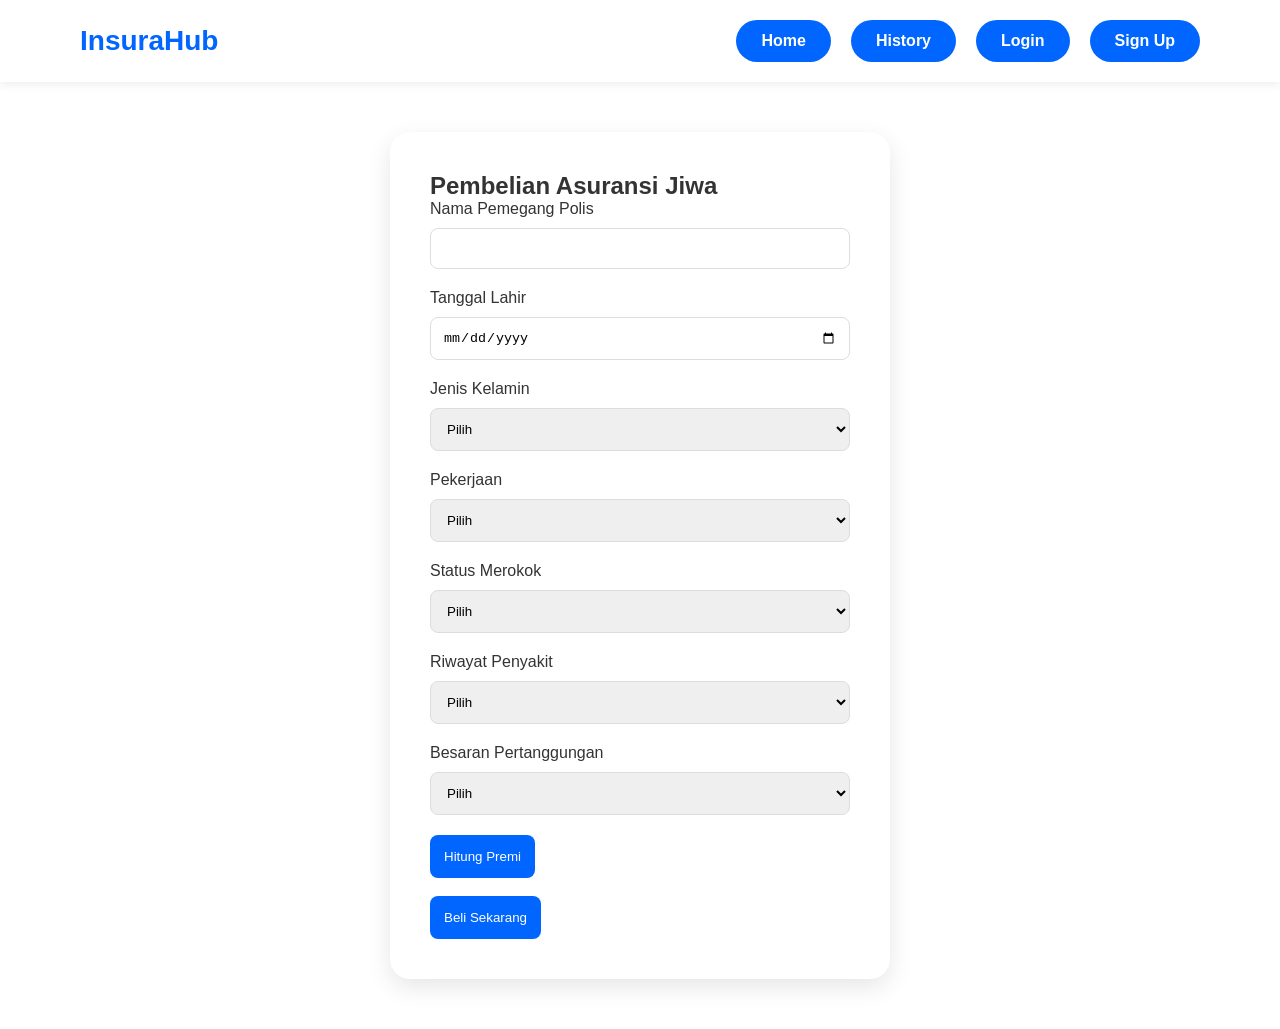
<file: beli-jiwa.html>
<!DOCTYPE html>
<html>

<head>

<title>Pembelian Asuransi Jiwa - InsuraHub</title>

<link rel="stylesheet" href="css/style.css">

</head>


<body>


<header>

<h1>InsuraHub</h1>

<nav>

<a href="index.html">Home</a>

<a href="history.html">History</a>


<div id="user-area">

<a href="login.html">Login</a>

<a href="signup.html">Sign Up</a>

</div>


</nav>

</header>



<section class="form-container">


<h2>Pembelian Asuransi Jiwa</h2>


<form id="jiwaForm">


<label>Nama Pemegang Polis</label>

<input type="text" id="namaJiwa">



<label>Tanggal Lahir</label>

<input type="date" id="tanggalLahir">



<label>Jenis Kelamin</label>

<select id="kelaminJiwa">

<option value="">Pilih</option>
<option value="Laki-laki">Laki-laki</option>
<option value="Perempuan">Perempuan</option>

</select>



<label>Pekerjaan</label>

<select id="pekerjaanJiwa">

<option value="">Pilih</option>
<option value="Pegawai">Pegawai</option>
<option value="Wirausaha">Wirausaha</option>
<option value="Pekerjaan Risiko Tinggi">Pekerjaan Risiko Tinggi</option>

</select>



<label>Status Merokok</label>

<select id="merokokJiwa">

<option value="">Pilih</option>
<option value="Tidak">Tidak</option>
<option value="Ya">Ya</option>

</select>



<label>Riwayat Penyakit</label>

<select id="penyakitJiwa">

<option value="">Pilih</option>
<option value="Tidak Ada">Tidak Ada</option>
<option value="Ada">Ada</option>

</select>



<label>Besaran Pertanggungan</label>

<select id="pertanggungan">

<option value="">Pilih</option>
<option value="1000000000">Rp1.000.000.000</option>
<option value="2000000000">Rp2.000.000.000</option>
<option value="3500000000">Rp3.500.000.000</option>
<option value="5000000000">Rp5.000.000.000</option>
<option value="10000000000">Rp10.000.000.000</option>

</select>



<button type="button" onclick="hitungPremiJiwa()">

Hitung Premi

</button>



<p id="hasilJiwa"></p>



<br>



<button type="button" onclick="checkoutJiwa()">

Beli Sekarang

</button>


</form>


</section>




<script>


function hitungUmurJiwa(tanggalLahir){

let lahir = new Date(tanggalLahir);
let sekarang = new Date();

let umur = sekarang.getFullYear() - lahir.getFullYear();

let belumUlangTahun =
(sekarang.getMonth() < lahir.getMonth()) ||
(sekarang.getMonth() == lahir.getMonth() && sekarang.getDate() < lahir.getDate());

if(belumUlangTahun){
umur--;
}

return umur;

}



function hitungPremiJiwa(){


let tanggalLahir =
document.getElementById("tanggalLahir").value;


let pertanggungan =
Number(document.getElementById("pertanggungan").value);



if(tanggalLahir == "" || pertanggungan == 0 || isNaN(pertanggungan)){

alert("Lengkapi data terlebih dahulu!");

return;

}


let umur = hitungUmurJiwa(tanggalLahir);


// tarif premi (m) berdasarkan umur

let m;

if(umur <= 30){

m = 0.002; // 0.2%

}

else if(umur <= 50){

m = 0.004; // 0.4%

}

else{

m = 0.01; // 1%

}


// premi per bulan = m * besaran pertanggungan (t)

let premi = m * pertanggungan;



document.getElementById("hasilJiwa").innerHTML =

"Premi Anda: Rp " + premi.toLocaleString("id-ID") + " / bulan";



localStorage.setItem(
"produk",
"Asuransi Jiwa"
);


localStorage.setItem(
"jenisAsuransi",
"Jiwa"
);


localStorage.setItem(
"premi",
premi
);



}



function checkoutJiwa(){


let nama =
document.getElementById("namaJiwa").value;



let premi =
localStorage.getItem("premi");



if(nama == ""){

alert("Nama pemegang polis harus diisi!");

return;

}



if(premi == null){

alert("Silakan hitung premi terlebih dahulu!");

return;

}



window.location.href="checkout.html";

}


</script>


<script src="js/script.js"></script>


</body>

</html>
</file>
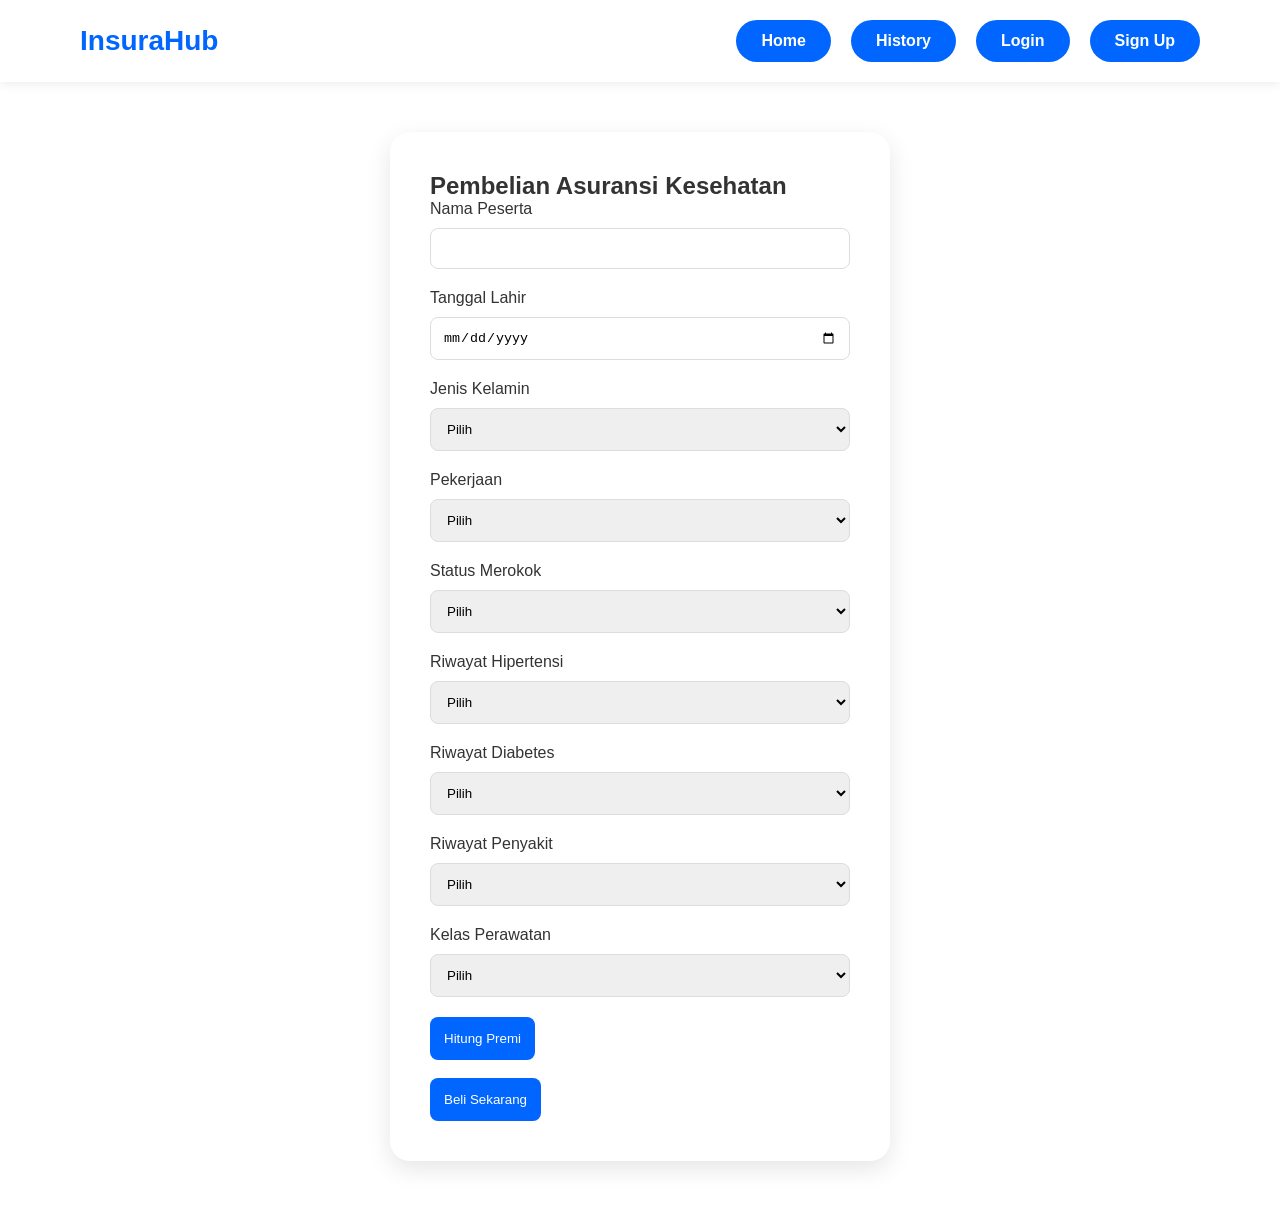
<file: beli-kesehatan.html>
<!DOCTYPE html>
<html>

<head>

<title>Pembelian Asuransi Kesehatan - InsuraHub</title>

<link rel="stylesheet" href="css/style.css">

</head>


<body>


<header>

<h1>InsuraHub</h1>

<nav>

<a href="index.html">Home</a>

<a href="history.html">History</a>

<div id="user-area">

<a href="login.html">Login</a>

<a href="signup.html">Sign Up</a>

</div>

</nav>

</header>



<section class="form-container">


<h2>Pembelian Asuransi Kesehatan</h2>


<form id="kesehatanForm">


<label>Nama Peserta</label>
<input type="text" id="namaPeserta">



<label>Tanggal Lahir</label>
<input type="date" id="tanggalLahirKesehatan">



<label>Jenis Kelamin</label>

<select id="jenisKelamin">

<option value="">Pilih</option>
<option value="Laki-laki">Laki-laki</option>
<option value="Perempuan">Perempuan</option>

</select>




<label>Pekerjaan</label>

<select id="pekerjaan">

<option value="">Pilih</option>
<option value="Pelajar">Pelajar</option>
<option value="Karyawan">Karyawan</option>
<option value="Wiraswasta">Wiraswasta</option>
<option value="Pekerjaan Berisiko Tinggi">
Pekerjaan Berisiko Tinggi
</option>

</select>




<label>Status Merokok</label>

<select id="merokok">

<option value="">Pilih</option>
<option value="Tidak">Tidak</option>
<option value="Ya">Ya</option>

</select>




<label>Riwayat Hipertensi</label>

<select id="hipertensi">

<option value="">Pilih</option>
<option value="Tidak">Tidak</option>
<option value="Ya">Ya</option>

</select>




<label>Riwayat Diabetes</label>

<select id="diabetes">

<option value="">Pilih</option>
<option value="Tidak">Tidak</option>
<option value="Ya">Ya</option>

</select>




<label>Riwayat Penyakit</label>

<select id="riwayat">

<option value="">Pilih</option>
<option value="Tidak Ada">Tidak Ada</option>
<option value="Ada">Ada</option>

</select>




<label>Kelas Perawatan</label>

<select id="kelas">

<option value="">Pilih</option>
<option value="VIP">VIP</option>
<option value="Kelas 1">Kelas 1</option>
<option value="Kelas 2">Kelas 2</option>

</select>



<br>


<button 
type="button"
onclick="hitungPremiKesehatan()">

Hitung Premi

</button>



<p id="hasilKesehatan"></p>



<br>



<button 
type="button"
onclick="checkoutKesehatan()">

Beli Sekarang

</button>



</form>


</section>




<script src="js/script.js"></script>



</body>

</html>
</file>
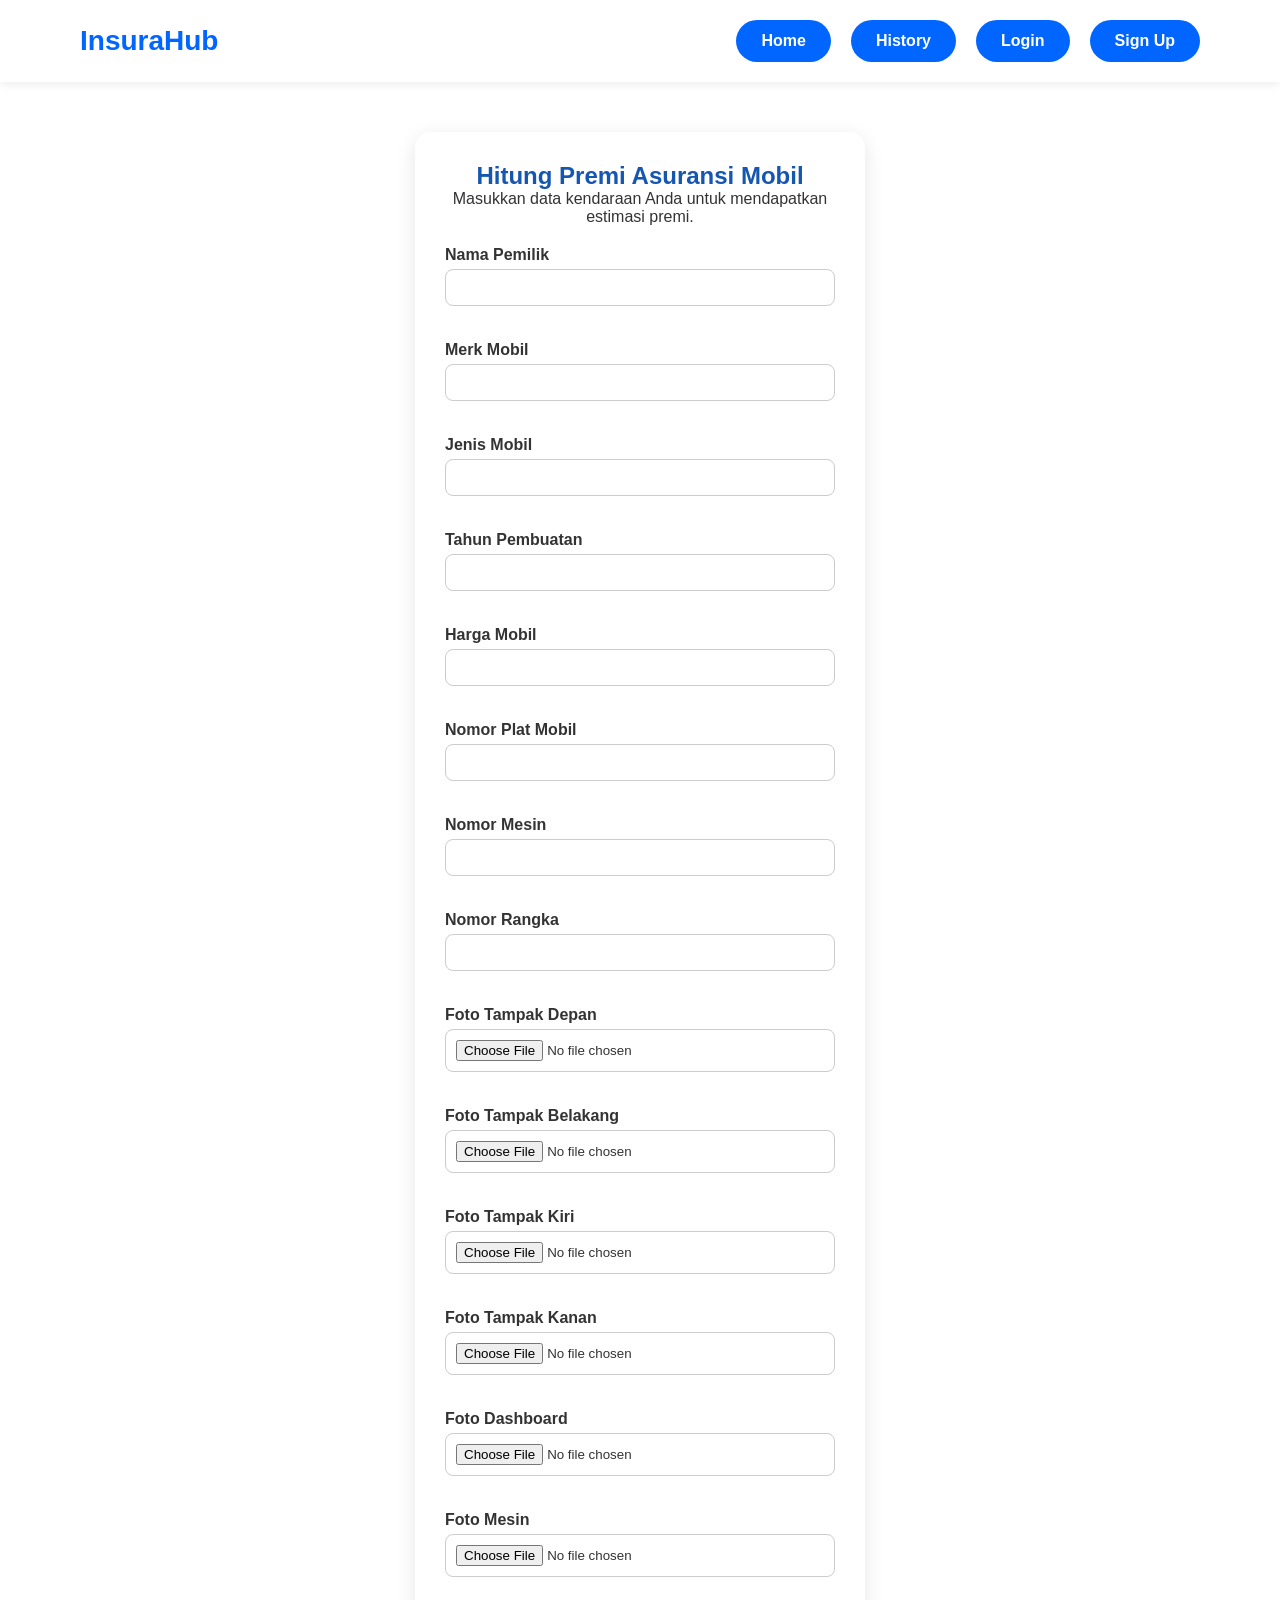
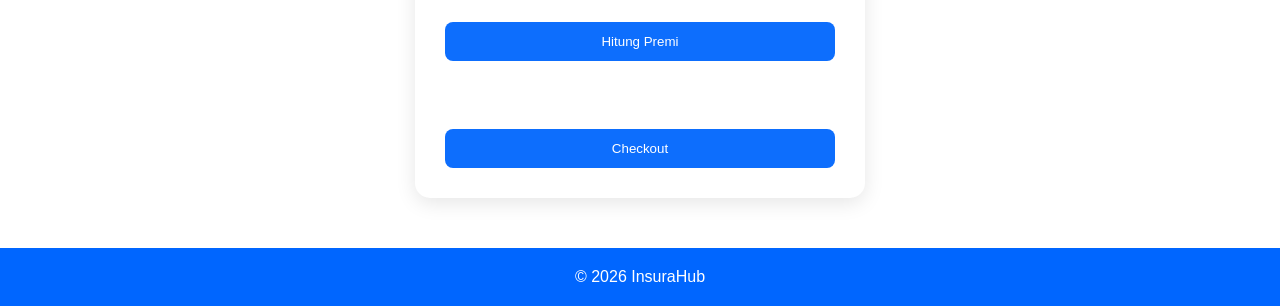
<file: beli-mobil.html>
<!DOCTYPE html>
<html>

<head>
<title>Hitung Premi Asuransi Mobil - InsuraHub</title>
<link rel="stylesheet" href="css/style.css">
</head>

<body>

<header>
<h1>InsuraHub</h1>

<nav>

<a href="index.html">Home</a>

<a href="history.html">History</a>

<div id="user-area">

<a href="login.html">Login</a>

<a href="signup.html">Sign Up</a>

</div>

</nav>

</header>


<section class="buy-form">

<h2>Hitung Premi Asuransi Mobil</h2>

<p>
Masukkan data kendaraan Anda untuk mendapatkan estimasi premi.
</p>


<label>Nama Pemilik</label>
<input type="text" id="namaPemilik">


<label>Merk Mobil</label>
<input type="text" id="merkMobil">


<label>Jenis Mobil</label>
<input type="text" id="jenisMobil">


<label>Tahun Pembuatan</label>
<input type="number" id="tahunMobil">


<label>Harga Mobil</label>
<input type="number" id="hargaMobil">


<label>Nomor Plat Mobil</label>
<input type="text" id="platMobil">


<label>Nomor Mesin</label>
<input type="text" id="nomorMesin">


<label>Nomor Rangka</label>
<input type="text" id="nomorRangka">


<label>Foto Tampak Depan</label>
<input type="file">


<label>Foto Tampak Belakang</label>
<input type="file">


<label>Foto Tampak Kiri</label>
<input type="file">


<label>Foto Tampak Kanan</label>
<input type="file">


<label>Foto Dashboard</label>
<input type="file">


<label>Foto Mesin</label>
<input type="file">


<button type="button" onclick="hitungPremiMobil()">
Hitung Premi
</button>


<div id="hasilPremi"></div>


<br>


<button type="button" onclick="checkoutMobil()">
Checkout
</button>


</section>



<footer>

<p>
© 2026 InsuraHub
</p>

</footer>


<script src="js/script.js"></script>


</body>

</html>
</file>
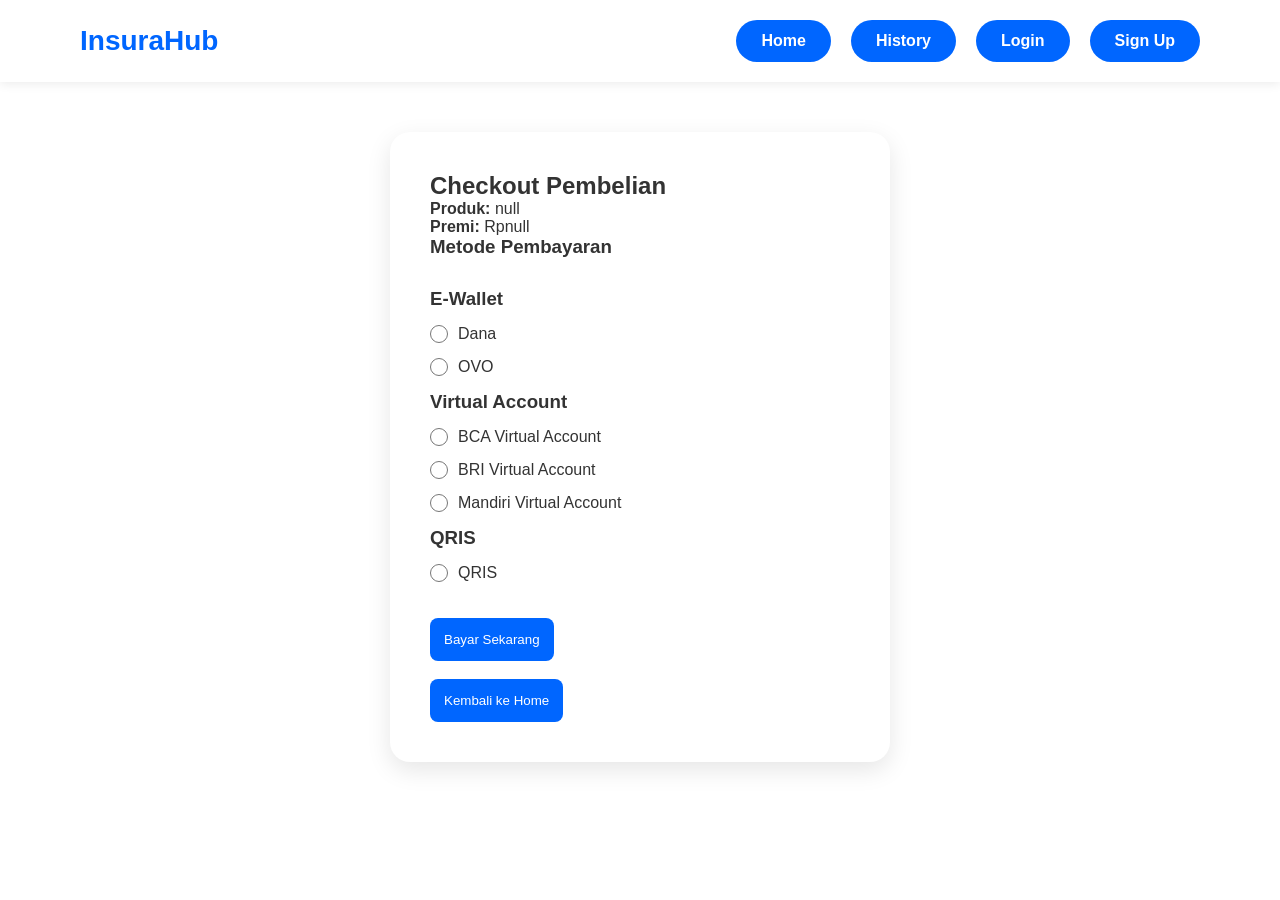
<file: checkout.html>
<!DOCTYPE html>
<html>

<head>
    <title>Checkout - InsuraHub</title>
    <link rel="stylesheet" href="css/style.css">
</head>

<body>

<header>
    <h1>InsuraHub</h1>

    <nav>

<a href="index.html">Home</a>

<a href="history.html">History</a>

<div id="user-area">

<a href="login.html">Login</a>

<a href="signup.html">Sign Up</a>

</div>

</nav>
</header>


<section class="form-container">

    <h2>Checkout Pembelian</h2>

  <p id="produkCheckout"></p>

<p id="premiCheckout"></p>

<h3>Metode Pembayaran</h3>

<div class="payment-method">

<div class="payment-method">

<h3>E-Wallet</h3>

<label>
<input type="radio" name="payment" value="Dana">
Dana
</label>


<label>
<input type="radio" name="payment" value="OVO">
OVO
</label>



<h3>Virtual Account</h3>

<label>
<input type="radio" name="payment" value="BCA">
BCA Virtual Account
</label>


<label>
<input type="radio" name="payment" value="BRI">
BRI Virtual Account
</label>


<label>
<input type="radio" name="payment" value="Mandiri">
Mandiri Virtual Account
</label>



<h3>QRIS</h3>

<label>
<input type="radio" name="payment" value="QRIS">
QRIS
</label>


</div>

</div>

<br><br>


    <button onclick="bayar()">
        Bayar Sekarang
    </button>


    <br><br>

    <a href="index.html">
        <button>
            Kembali ke Home
        </button>
    </a>


</section>


<script>

let produk = localStorage.getItem("produk");
let premi = localStorage.getItem("premi");


document.getElementById("produkCheckout").innerHTML =
"<b>Produk:</b> " + produk;


document.getElementById("premiCheckout").innerHTML =
"<b>Premi:</b> Rp" + premi;



 function bayar(){

let metode = document.querySelector(
'input[name="payment"]:checked'
);


if(!metode){

alert("Silahkan pilih metode pembayaran");

return;

}


// simpan data pembelian

localStorage.setItem(
"produk",
produk
);


localStorage.setItem(
"premi",
premi
);


localStorage.setItem(
"metodePembayaran",
metode.value
);


// pindah ke halaman pembayaran

window.location.href="pembayaran.html";


}


</script>


</body>

</html>
</file>
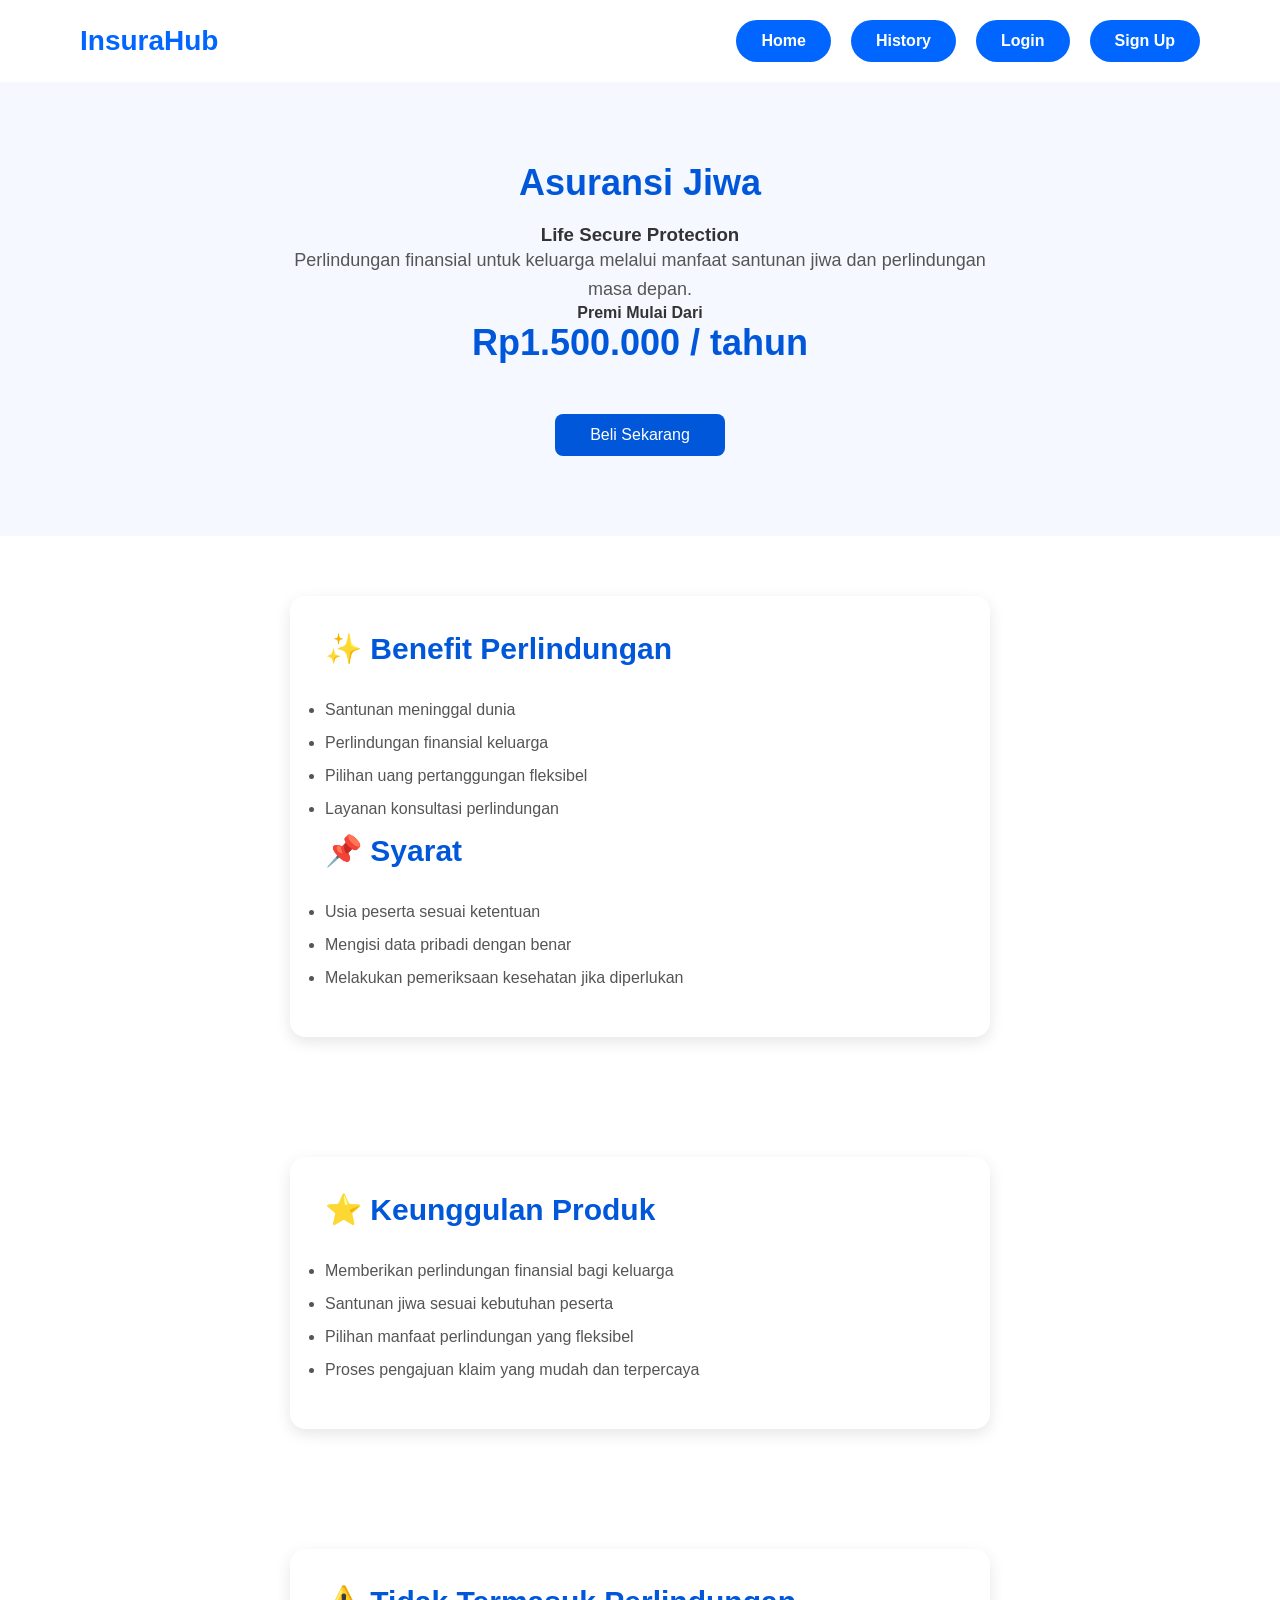
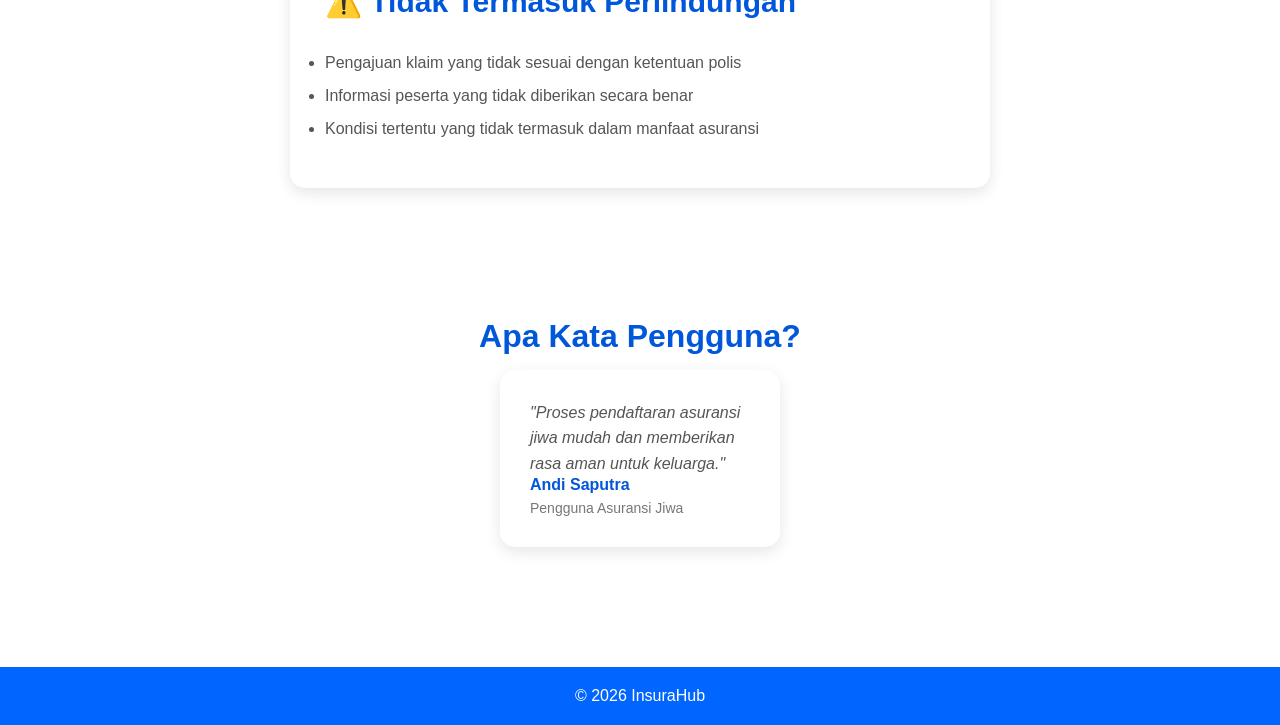
<file: detail-jiwa.html>
<!DOCTYPE html>
<html>

<head>
    <title>Asuransi Jiwa - InsuraHub</title>
    <link rel="stylesheet" href="css/style.css">
</head>


<body>


<header>

<h1>InsuraHub</h1>

<nav>

<a href="index.html">Home</a>

<a href="history.html">History</a>


<div id="user-area">

<a href="login.html">Login</a>

<a href="signup.html">Sign Up</a>

</div>


</nav>

</header>



<section class="detail-hero">

<h2>
Asuransi Jiwa
</h2>

<h3>
Life Secure Protection
</h3>

<p>
Perlindungan finansial untuk keluarga melalui manfaat 
santunan jiwa dan perlindungan masa depan.
</p>


<div class="price-box">

<h4>
Premi Mulai Dari
</h4>

<h2>
Rp1.500.000 / tahun
</h2>

</div>


<a href="beli-jiwa.html">

<button>
Beli Sekarang
</button>

</a>


</section>



<section class="detail-section">

<div class="benefit-box">

<h2>
✨ Benefit Perlindungan
</h2>

<ul>

<li>
Santunan meninggal dunia
</li>

<li>
Perlindungan finansial keluarga
</li>

<li>
Pilihan uang pertanggungan fleksibel
</li>

<li>
Layanan konsultasi perlindungan
</li>

</ul>


<h2>
📌 Syarat
</h2>

<ul>

<li>
Usia peserta sesuai ketentuan
</li>

<li>
Mengisi data pribadi dengan benar
</li>

<li>
Melakukan pemeriksaan kesehatan jika diperlukan
</li>

</ul>


</div>

</section>

<section class="detail-section">

<div class="benefit-box">

<h2>
⭐ Keunggulan Produk
</h2>

<ul>

<li>
Memberikan perlindungan finansial bagi keluarga
</li>

<li>
Santunan jiwa sesuai kebutuhan peserta
</li>

<li>
Pilihan manfaat perlindungan yang fleksibel
</li>

<li>
Proses pengajuan klaim yang mudah dan terpercaya
</li>

</ul>

</div>

</section>

<section class="detail-section">

<div class="benefit-box">

<h2>
⚠️ Tidak Termasuk Perlindungan
</h2>

<ul>

<li>
Pengajuan klaim yang tidak sesuai dengan ketentuan polis
</li>

<li>
Informasi peserta yang tidak diberikan secara benar
</li>

<li>
Kondisi tertentu yang tidak termasuk dalam manfaat asuransi
</li>

</ul>

</div>

</section>


<section class="testimonial">

<h2>
Apa Kata Pengguna?
</h2>


<div class="testimonial-container">

<div class="testimonial-card">

<p>
"Proses pendaftaran asuransi jiwa mudah dan memberikan rasa aman untuk keluarga."
</p>

<h4>
Andi Saputra
</h4>

<span>
Pengguna Asuransi Jiwa
</span>

</div>

</div>

</section>

<footer>

<p>
© 2026 InsuraHub
</p>

</footer>


<script src="js/script.js"></script>


</body>

</html>
</file>
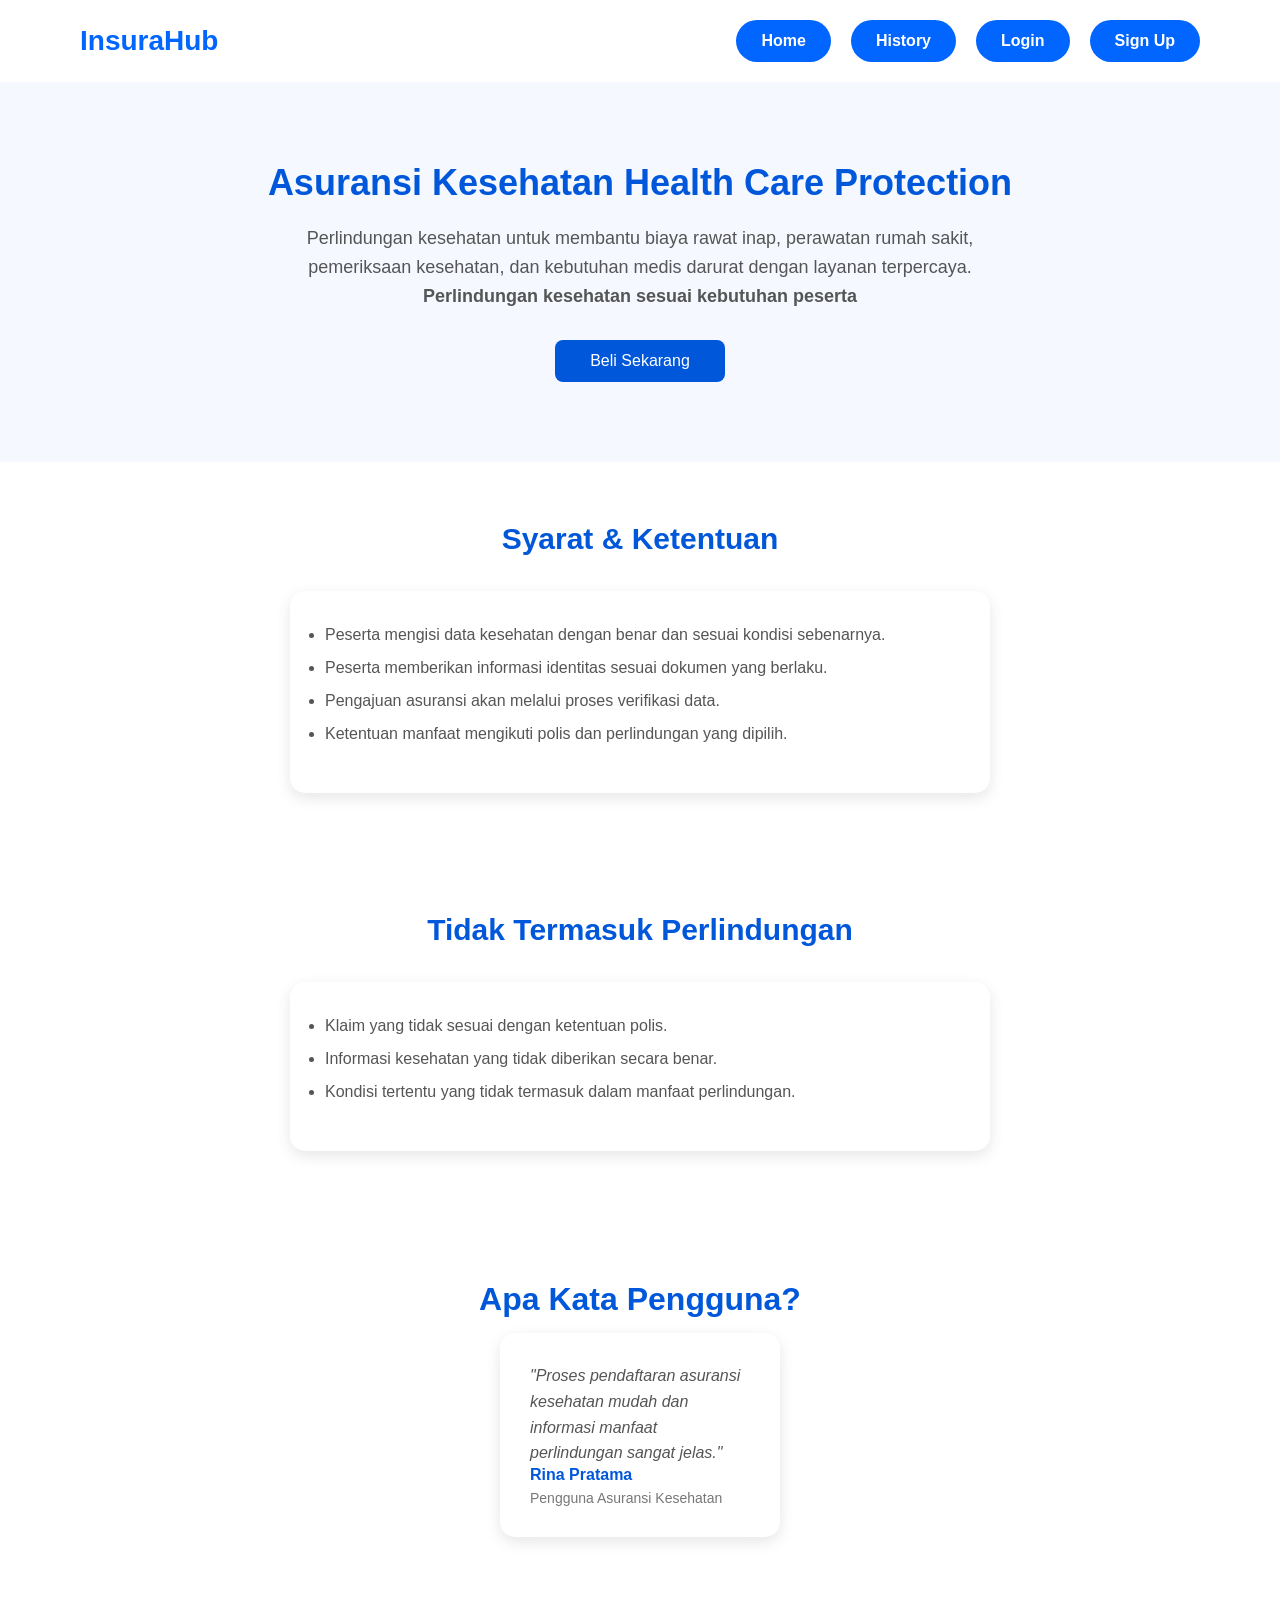
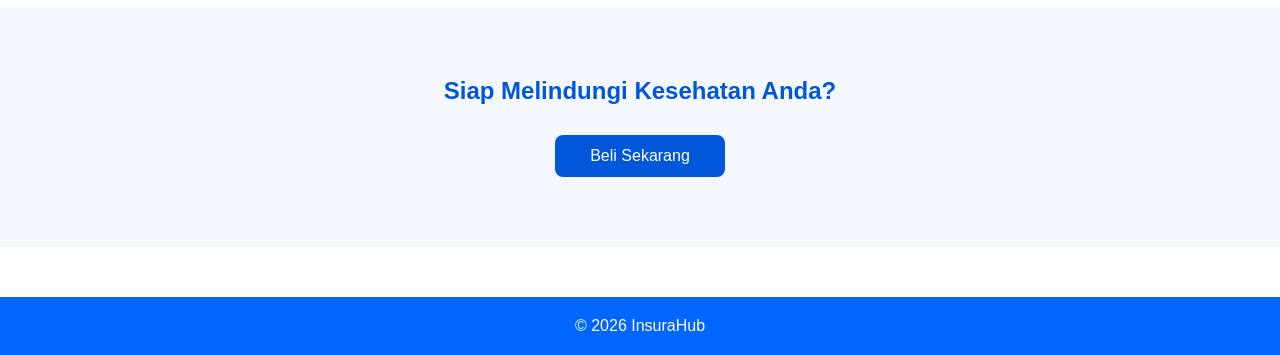
<file: detail-kesehatan.html>
<!DOCTYPE html>
<html>

<head>
    <title>Asuransi Kesehatan - InsuraHub</title>
    <link rel="stylesheet" href="css/style.css">
</head>

<body>

<header>

<h1>InsuraHub</h1>

<nav>

<a href="index.html">Home</a>

<a href="history.html">History</a>


<div id="user-area">

<a href="login.html">Login</a>

<a href="signup.html">Sign Up</a>

</div>


</nav>

</header>


<section class="detail-hero">


<h2>
Asuransi Kesehatan Health Care Protection
</h2>


<p>
Perlindungan kesehatan untuk membantu biaya rawat inap,
perawatan rumah sakit, pemeriksaan kesehatan, dan kebutuhan
medis darurat dengan layanan terpercaya.
</p>


<p>
<b>Perlindungan kesehatan sesuai kebutuhan peserta</b>
</p>


<a href="beli-kesehatan.html">

<button>
Beli Sekarang
</button>

</a>


</section>



<section class="detail-section">

<h2>
Syarat & Ketentuan
</h2>


<div class="benefit-box">

<ul>

<li>
Peserta mengisi data kesehatan dengan benar dan sesuai kondisi sebenarnya.
</li>

<li>
Peserta memberikan informasi identitas sesuai dokumen yang berlaku.
</li>

<li>
Pengajuan asuransi akan melalui proses verifikasi data.
</li>

<li>
Ketentuan manfaat mengikuti polis dan perlindungan yang dipilih.
</li>

</ul>

</div>

</section>



<section class="detail-section">


<h2>
Tidak Termasuk Perlindungan
</h2>


<div class="benefit-box">

<ul>

<li>
Klaim yang tidak sesuai dengan ketentuan polis.
</li>

<li>
Informasi kesehatan yang tidak diberikan secara benar.
</li>

<li>
Kondisi tertentu yang tidak termasuk dalam manfaat perlindungan.
</li>

</ul>

</div>


</section>



<section class="testimonial">


<h2>
Apa Kata Pengguna?
</h2>


<div class="testimonial-container">


<div class="testimonial-card">


<p>
"Proses pendaftaran asuransi kesehatan mudah dan informasi manfaat perlindungan sangat jelas."
</p>


<h4>
Rina Pratama
</h4>


<span>
Pengguna Asuransi Kesehatan
</span>


</div>


</div>


</section>



<section class="buy-now">

<h2>
Siap Melindungi Kesehatan Anda?
</h2>


<a href="beli-kesehatan.html">

<button>
Beli Sekarang
</button>

</a>


</section>


<footer>

<p>
© 2026 InsuraHub
</p>

</footer>


<script src="js/script.js"></script>


</body>

</html>
</file>
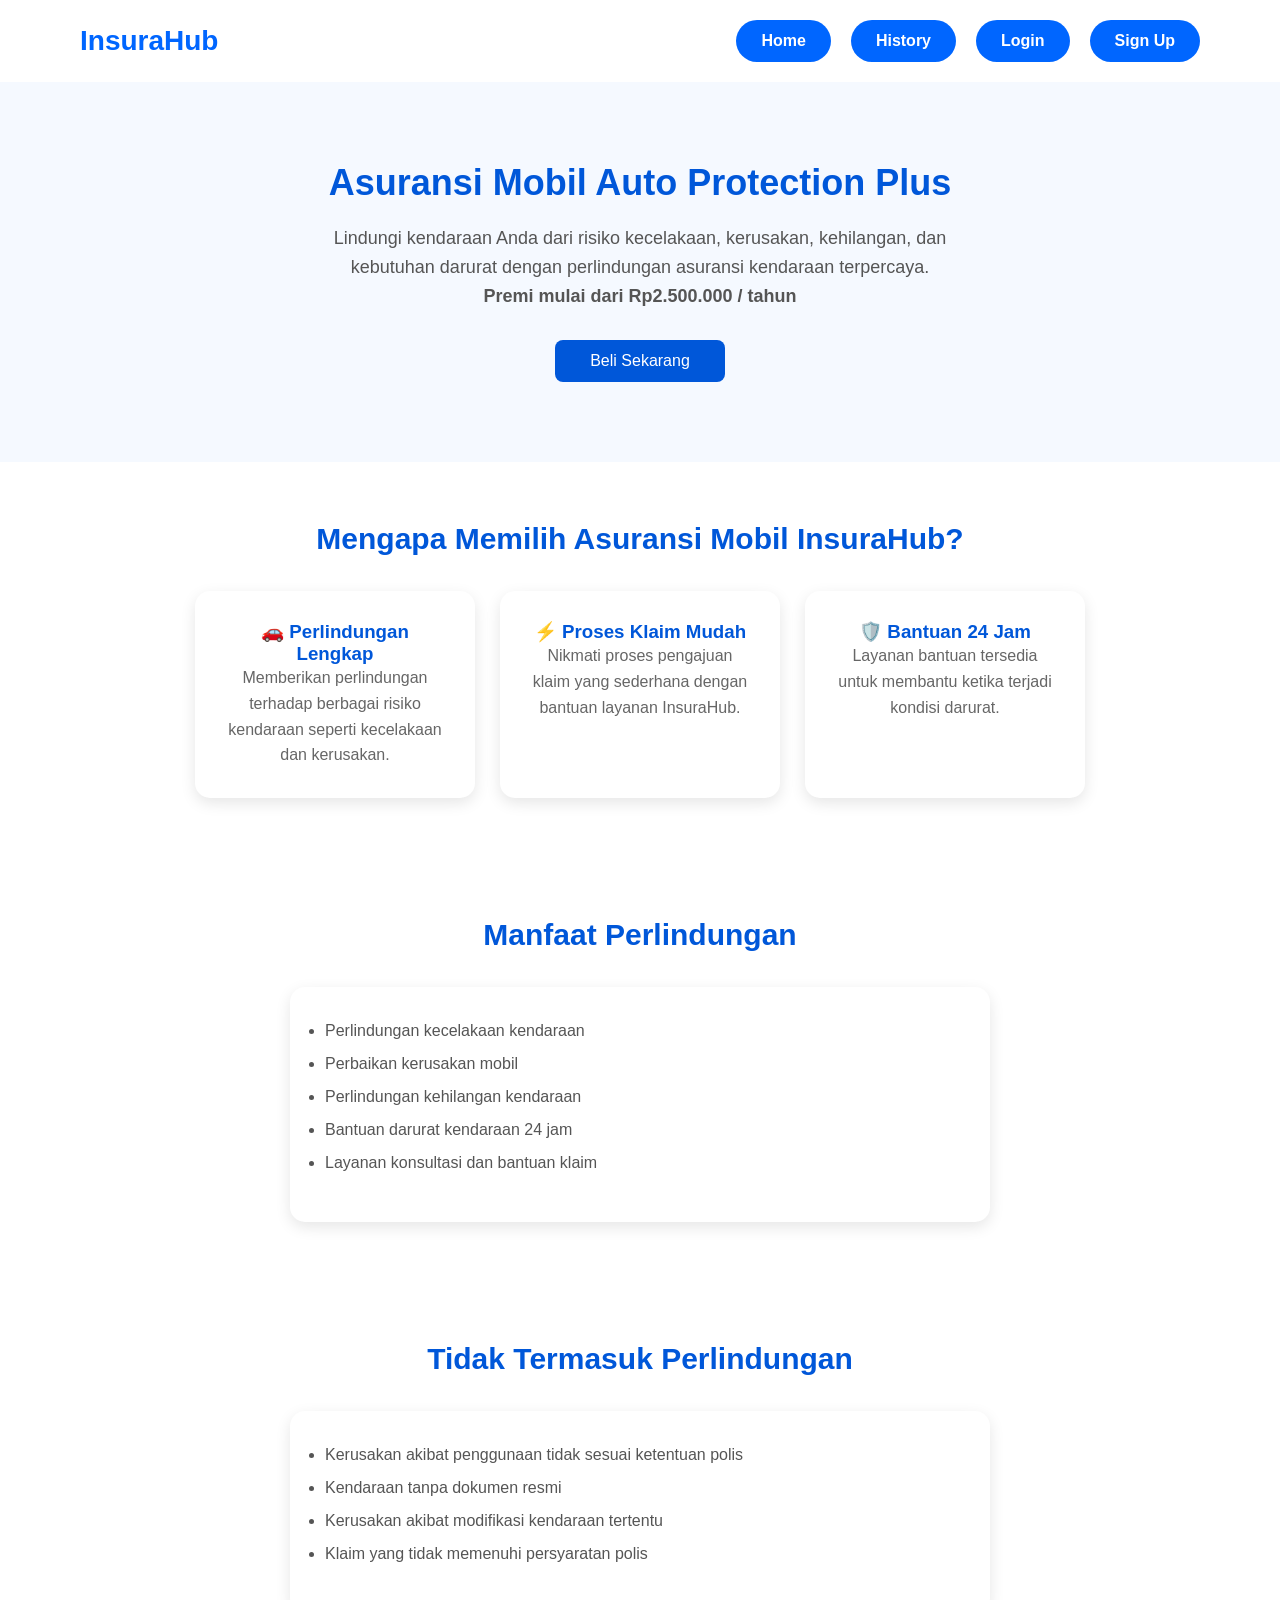
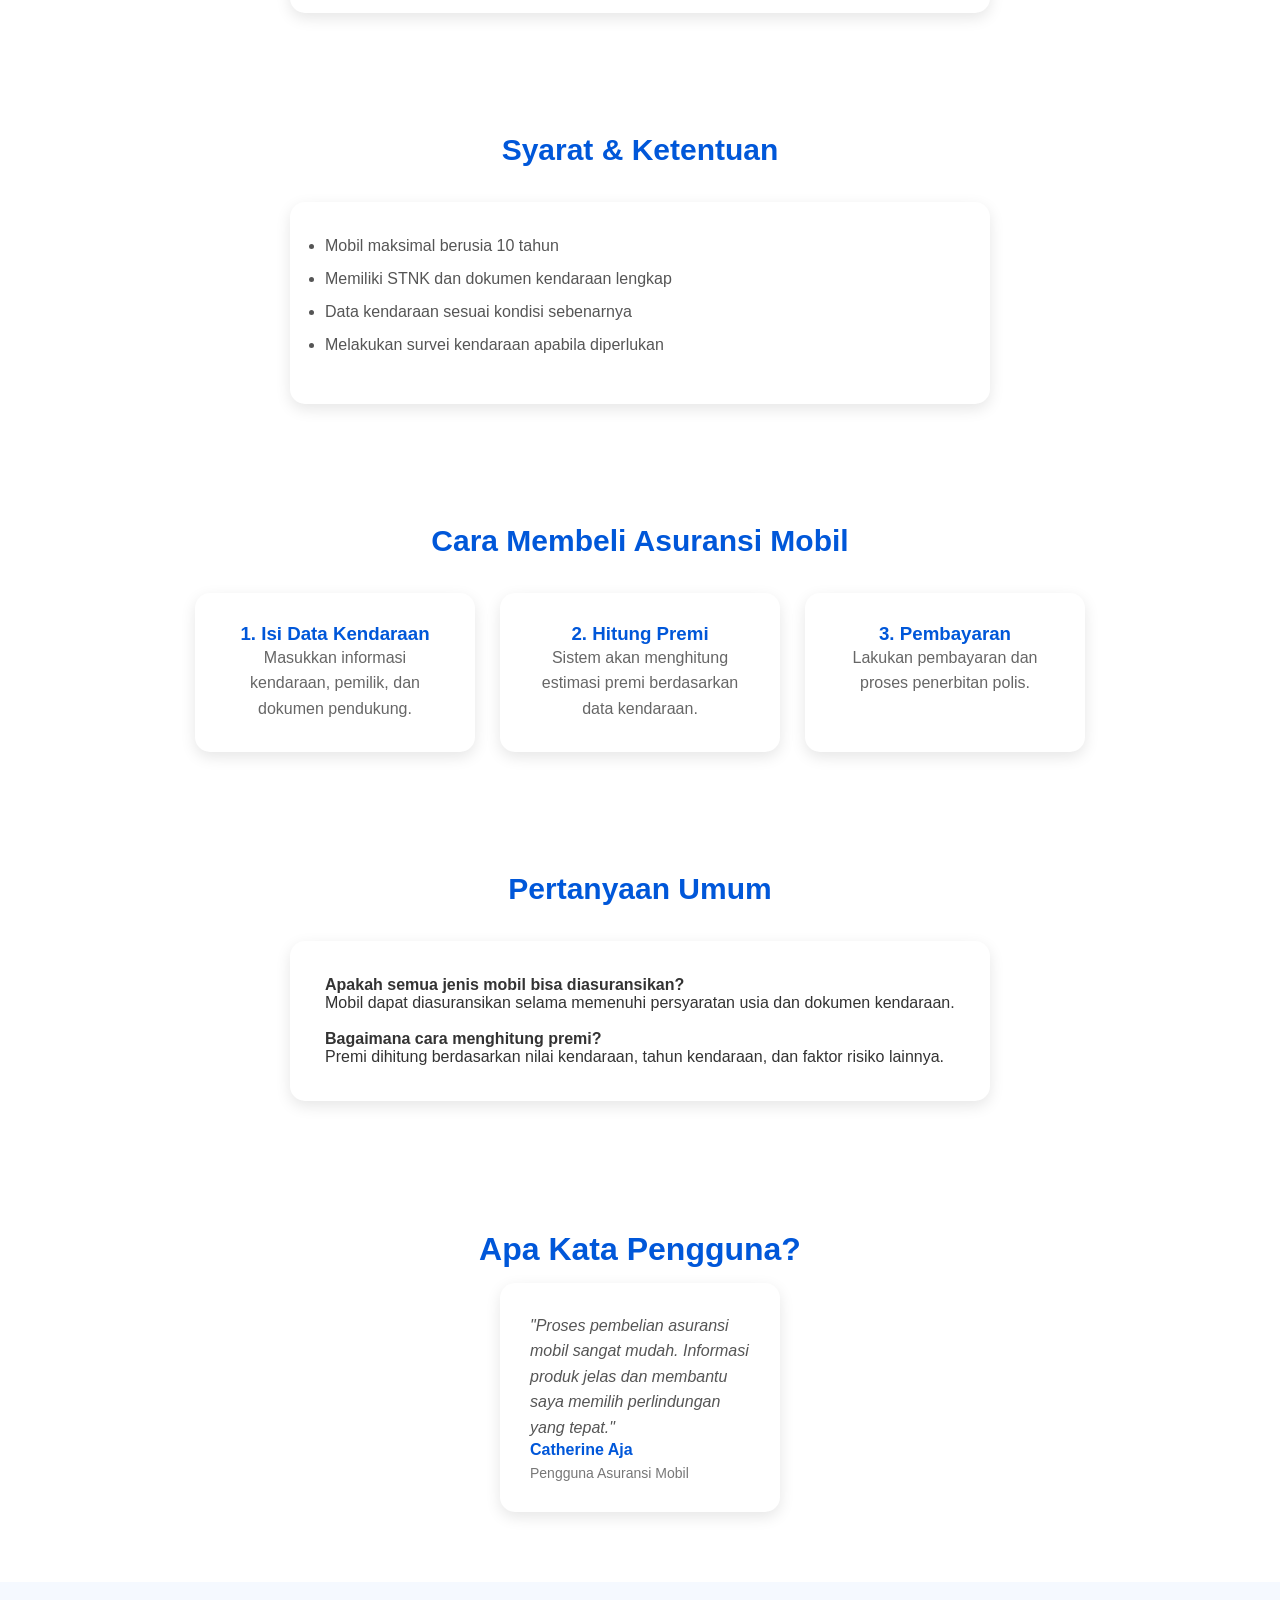
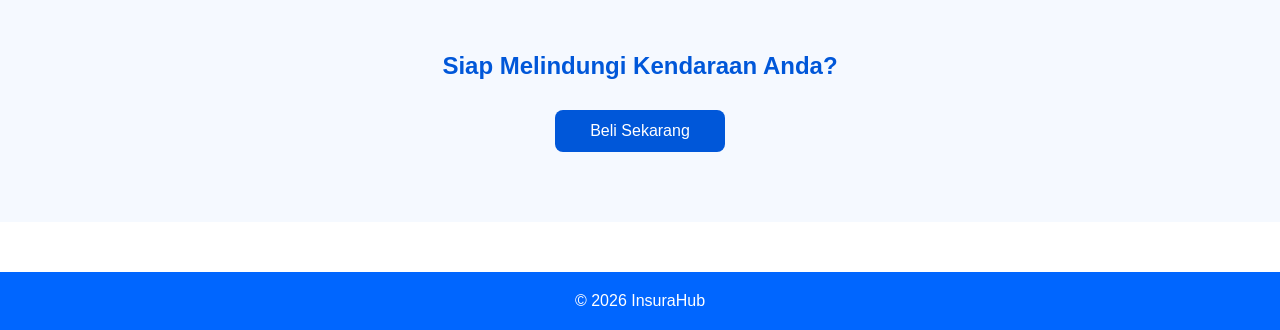
<file: detail-mobil.html>
<!DOCTYPE html>
<html>

<head>

<title>Asuransi Mobil - InsuraHub</title>

<link rel="stylesheet" href="css/style.css">

</head>


<body>


<header>

<h1>InsuraHub</h1>

<nav>

<a href="index.html">Home</a>

<a href="history.html">History</a>


<div id="user-area">

<a href="login.html">Login</a>

<a href="signup.html">Sign Up</a>

</div>


</nav>

</header>





<section class="detail-hero">


<h2>
Asuransi Mobil Auto Protection Plus
</h2>


<p>
Lindungi kendaraan Anda dari risiko kecelakaan,
kerusakan, kehilangan, dan kebutuhan darurat
dengan perlindungan asuransi kendaraan terpercaya.
</p>


<p>
<b>Premi mulai dari Rp2.500.000 / tahun</b>
</p>


<a href="beli-mobil.html">

<button>
Beli Sekarang
</button>

</a>


</section>






<section class="detail-section">


<h2>
Mengapa Memilih Asuransi Mobil InsuraHub?
</h2>


<div class="detail-container">


<div class="detail-card">

<h3>
🚗 Perlindungan Lengkap
</h3>

<p>
Memberikan perlindungan terhadap berbagai risiko
kendaraan seperti kecelakaan dan kerusakan.
</p>

</div>



<div class="detail-card">

<h3>
⚡ Proses Klaim Mudah
</h3>

<p>
Nikmati proses pengajuan klaim yang sederhana
dengan bantuan layanan InsuraHub.
</p>

</div>



<div class="detail-card">

<h3>
🛡️ Bantuan 24 Jam
</h3>

<p>
Layanan bantuan tersedia untuk membantu
ketika terjadi kondisi darurat.
</p>

</div>


</div>


</section>








<section class="detail-section">


<h2>
Manfaat Perlindungan
</h2>


<div class="benefit-box">


<ul>

<li>
Perlindungan kecelakaan kendaraan
</li>


<li>
Perbaikan kerusakan mobil
</li>


<li>
Perlindungan kehilangan kendaraan
</li>


<li>
Bantuan darurat kendaraan 24 jam
</li>


<li>
Layanan konsultasi dan bantuan klaim
</li>


</ul>


</div>


</section>








<section class="detail-section">


<h2>
Tidak Termasuk Perlindungan
</h2>


<div class="benefit-box">


<ul>

<li>
Kerusakan akibat penggunaan tidak sesuai ketentuan polis
</li>


<li>
Kendaraan tanpa dokumen resmi
</li>


<li>
Kerusakan akibat modifikasi kendaraan tertentu
</li>


<li>
Klaim yang tidak memenuhi persyaratan polis
</li>


</ul>


</div>


</section>








<section class="detail-section">


<h2>
Syarat & Ketentuan
</h2>


<div class="benefit-box">


<ul>

<li>
Mobil maksimal berusia 10 tahun
</li>


<li>
Memiliki STNK dan dokumen kendaraan lengkap
</li>


<li>
Data kendaraan sesuai kondisi sebenarnya
</li>


<li>
Melakukan survei kendaraan apabila diperlukan
</li>


</ul>


</div>


</section>








<section class="detail-section">


<h2>
Cara Membeli Asuransi Mobil
</h2>


<div class="detail-container">


<div class="detail-card">

<h3>
1. Isi Data Kendaraan
</h3>

<p>
Masukkan informasi kendaraan,
pemilik, dan dokumen pendukung.
</p>

</div>



<div class="detail-card">

<h3>
2. Hitung Premi
</h3>

<p>
Sistem akan menghitung estimasi
premi berdasarkan data kendaraan.
</p>

</div>



<div class="detail-card">

<h3>
3. Pembayaran
</h3>

<p>
Lakukan pembayaran dan proses
penerbitan polis.
</p>

</div>


</div>


</section>








<section class="detail-section">


<h2>
Pertanyaan Umum
</h2>


<div class="benefit-box">


<p>
<b>Apakah semua jenis mobil bisa diasuransikan?</b>
<br>
Mobil dapat diasuransikan selama memenuhi
persyaratan usia dan dokumen kendaraan.
</p>


<br>


<p>
<b>Bagaimana cara menghitung premi?</b>
<br>
Premi dihitung berdasarkan nilai kendaraan,
tahun kendaraan, dan faktor risiko lainnya.
</p>


</div>


</section>








<section class="testimonial">


<h2>
Apa Kata Pengguna?
</h2>


<div class="testimonial-container">


<div class="testimonial-card">


<p>
"Proses pembelian asuransi mobil sangat mudah.
Informasi produk jelas dan membantu saya memilih
perlindungan yang tepat."
</p>


<h4>
Catherine Aja
</h4>


<span>
Pengguna Asuransi Mobil
</span>


</div>


</div>


</section>








<section class="buy-now">


<h2>
Siap Melindungi Kendaraan Anda?
</h2>


<a href="beli-mobil.html">

<button>
Beli Sekarang
</button>

</a>


</section>







<footer>

<p>
© 2026 InsuraHub
</p>

</footer>


<script src="js/script.js"></script>


</body>

</html>
</file>
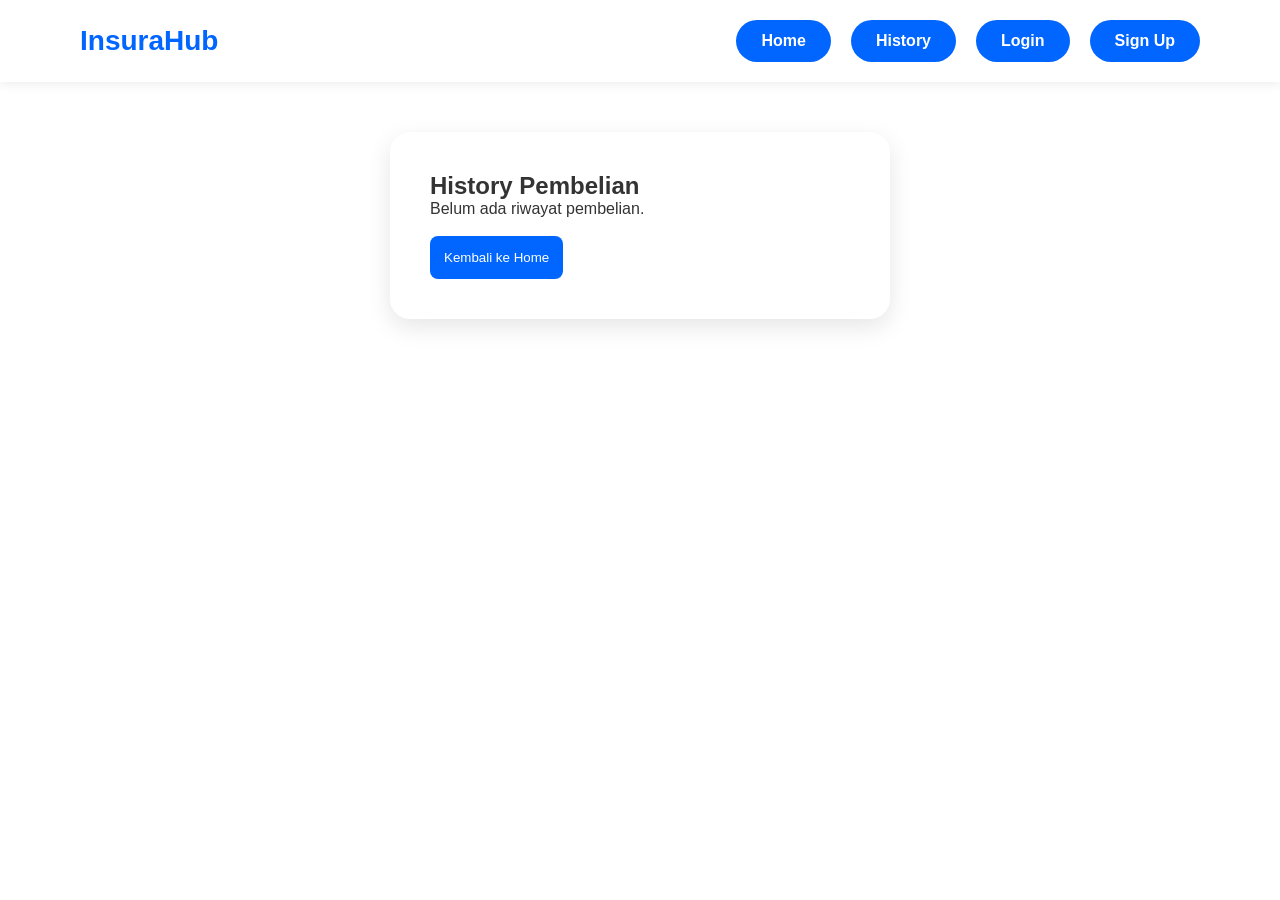
<file: history.html>
<!DOCTYPE html>
<html>

<head>
    <title>History Pembelian - InsuraHub</title>
    <link rel="stylesheet" href="css/style.css">
</head>


<body>


<header>
    <h1>InsuraHub</h1>

    <nav>

<a href="index.html">Home</a>

<a href="history.html">History</a>

<div id="user-area">

<a href="login.html">Login</a>

<a href="signup.html">Sign Up</a>

</div>

</nav>

</header>



<section class="form-container">

    <h2>History Pembelian</h2>

    <div id="historyList"></div>

    <br>


    <a href="index.html">
        <button>
            Kembali ke Home
        </button>
    </a>


</section>

<script>

let riwayat = JSON.parse(localStorage.getItem("riwayatPembelian") || "[]");

let historyList = document.getElementById("historyList");

if(riwayat.length === 0){

historyList.innerHTML = "<p>Belum ada riwayat pembelian.</p>";

}

else{

let html = "";

// tampilkan dari yang paling baru
for(let i = riwayat.length - 1; i >= 0; i--){

let item = riwayat[i];

html += `
<div class="history-card">
<p><b>Produk:</b> ${item.produk}</p>
<p><b>Jenis:</b> ${item.jenis}</p>
<p><b>Tanggal Pembelian:</b> ${item.tanggal}</p>
<p><b>Harga:</b> Rp ${Number(item.premi).toLocaleString("id-ID")}</p>
<p><b>Metode Pembayaran:</b> ${item.metode || "-"}</p>
<p><b>Status:</b> ${item.status}</p>
</div>
<hr>
`;

}

historyList.innerHTML = html;

}

</script>

</body>

</html>
</file>
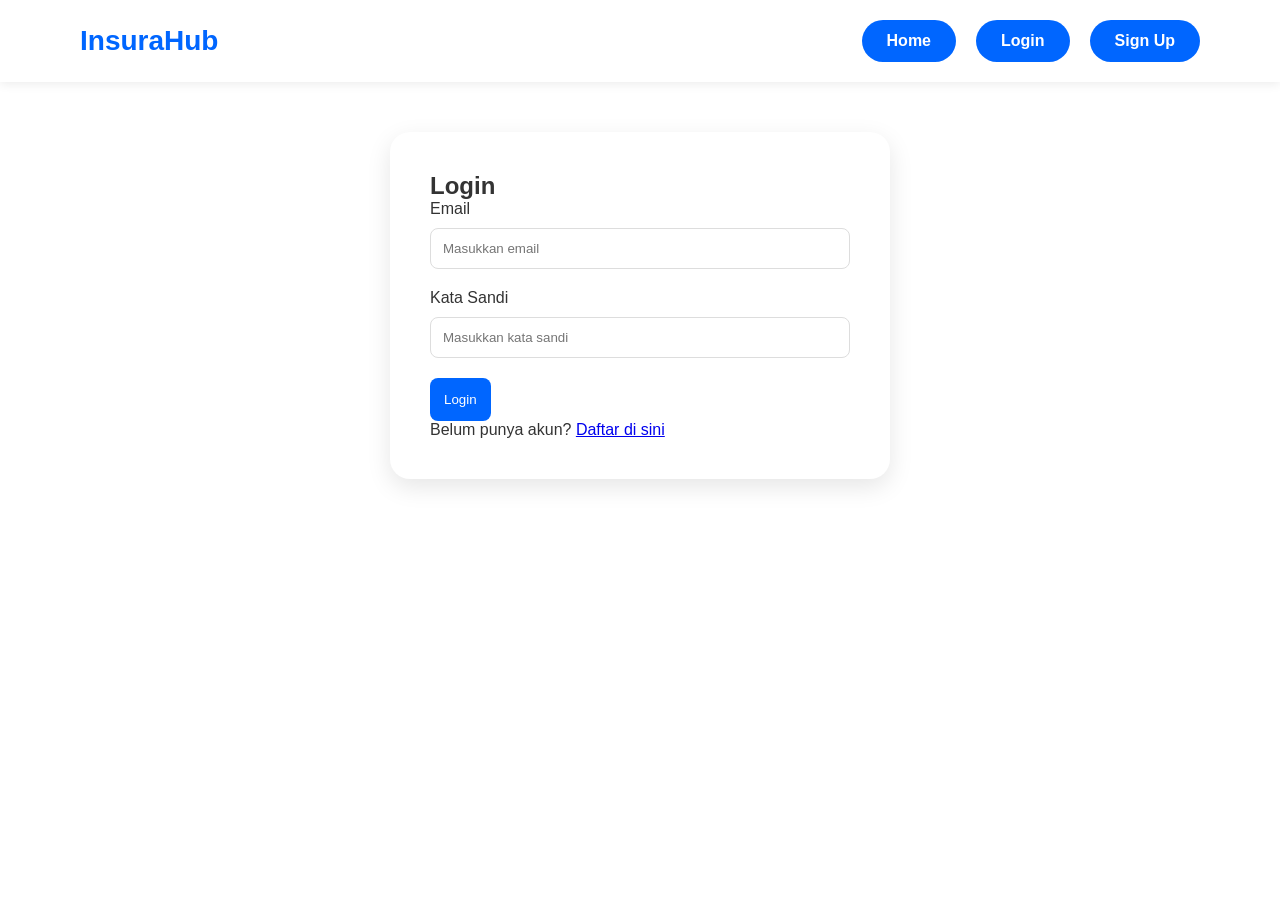
<file: login.html>
<!DOCTYPE html>
<html>
<head>
    <title>Login - InsuraHub</title>
    <link rel="stylesheet" href="css/style.css">
</head>

<body>

    <header>
        <h1>InsuraHub</h1>

        <nav>
            <a href="index.html">Home</a>
            <a href="login.html">Login</a>
            <a href="signup.html">Sign Up</a>
        </nav>
    </header>

    <section class="form-container">

        <h2>Login</h2>

        <form id="loginForm">

            <label>Email</label>
            <input type="text" id="loginEmail" placeholder="Masukkan email">

            <label>Kata Sandi</label>
            <input type="password" id="loginPassword" placeholder="Masukkan kata sandi">

            <button type="submit">Login</button>

            <p id="loginMessage"></p>

        </form>

        <p class="form-link">
            Belum punya akun?
            <a href="signup.html">Daftar di sini</a>
        </p>

    </section>

    <script src="js/script.js"></script>

</body>
</html>
</file>
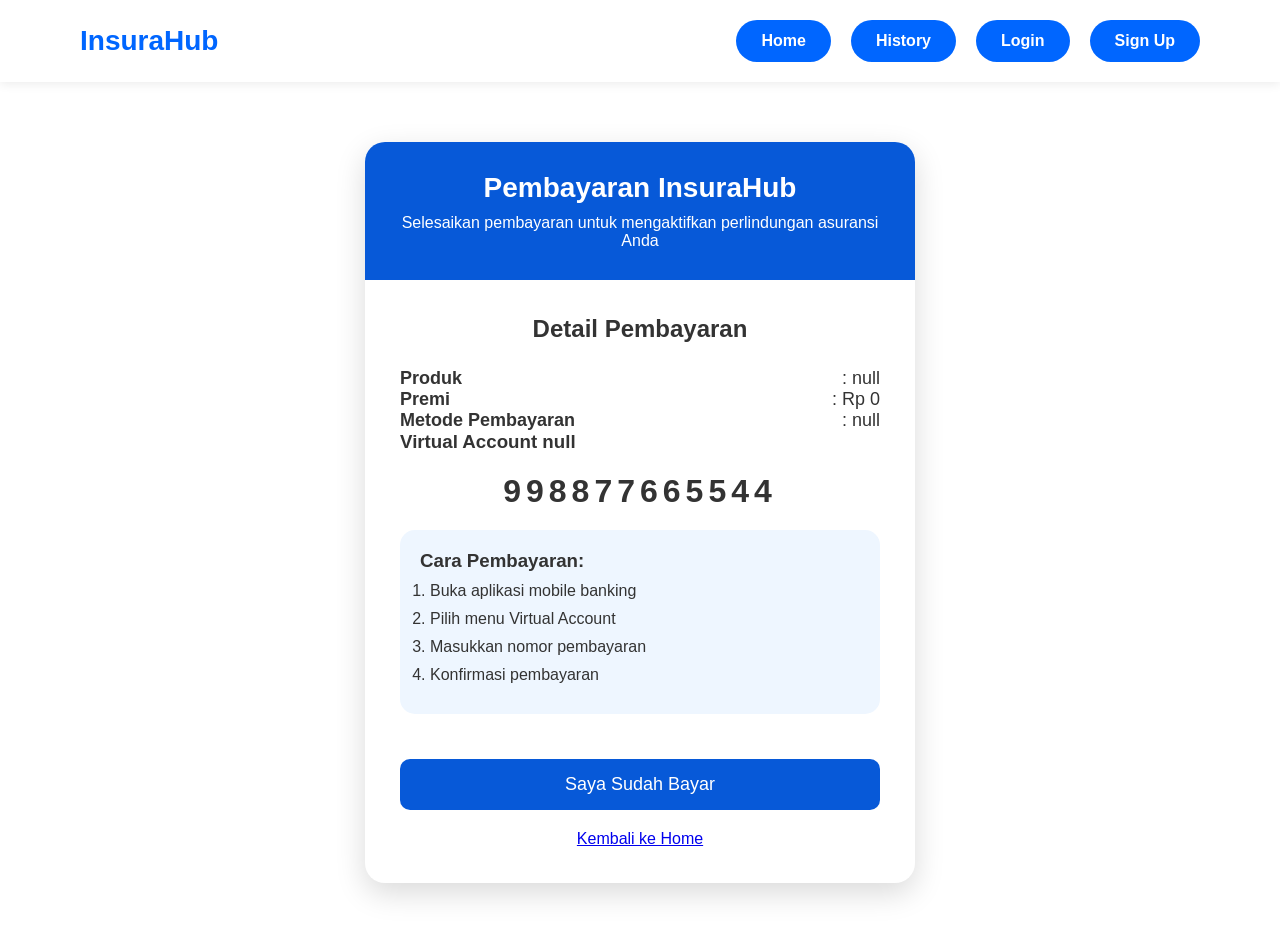
<file: pembayaran.html>
<!DOCTYPE html>
<html>

<head>

<title>Pembayaran - InsuraHub</title>

<link rel="stylesheet" href="css/style.css">

</head>


<body>


<header>

<h1>InsuraHub</h1>

<nav>

<a href="index.html">Home</a>

<a href="history.html">History</a>

<div id="user-area">

<a href="login.html">Login</a>

<a href="signup.html">Sign Up</a>

</div>

</nav>

</header>



<section class="payment-container">


<div class="payment-card">


<div class="payment-banner">

<h2>Pembayaran InsuraHub</h2>

<p>
Selesaikan pembayaran untuk mengaktifkan perlindungan asuransi Anda
</p>

</div>



<div class="payment-content">


<h2>Detail Pembayaran</h2>


<div class="detail-payment">

<p>
<b>Produk</b>
<span id="produk"></span>
</p>


<p>
<b>Premi</b>
<span id="premi"></span>
</p>


<p>
<b>Metode Pembayaran</b>
<span id="metode"></span>
</p>


</div>



<div id="instruksi">


</div>



<button onclick="selesaiBayar()">

Saya Sudah Bayar

</button>



<a href="index.html">
Kembali ke Home
</a>


</div>


</div>


</section>




<script>


let produk =
localStorage.getItem("produk");


let premi =
localStorage.getItem("premi");


let metode =
localStorage.getItem("metodePembayaran");



document.getElementById("produk").innerHTML =
": " + produk;



document.getElementById("premi").innerHTML =
": Rp " + Number(premi).toLocaleString("id-ID");



document.getElementById("metode").innerHTML =
": " + metode;



let instruksi = "";



if(metode=="QRIS"){

instruksi = `

<h3>Scan QRIS untuk melakukan pembayaran</h3>

<img src="/InsuraHub/img/qris.png" class="qris-img">


<div class="cara-bayar">

<h3>Cara Pembayaran QRIS:</h3>

<ol>

<li>Buka aplikasi e-wallet atau mobile banking</li>

<li>Pilih menu Scan QR / QRIS</li>

<li>Arahkan kamera ke QR Code</li>

<li>Masukkan nominal pembayaran</li>

<li>Konfirmasi pembayaran</li>

</ol>

</div>

`;

}



else if(
metode=="Dana" ||
metode=="OVO"
){


instruksi = `

<h3>Kode Pembayaran ${metode}</h3>

<div class="kode">

889912345678

</div>


<div class="cara-bayar">

<h3>Cara Pembayaran:</h3>

<ol>

<li>Buka aplikasi ${metode}</li>

<li>Pilih menu pembayaran</li>

<li>Masukkan kode pembayaran</li>

<li>Konfirmasi pembayaran</li>

</ol>

</div>


`;

}



else{


instruksi = `

<h3>Virtual Account ${metode}</h3>


<div class="kode">

998877665544

</div>


<div class="cara-bayar">

<h3>Cara Pembayaran:</h3>


<ol>

<li>Buka aplikasi mobile banking</li>

<li>Pilih menu Virtual Account</li>

<li>Masukkan nomor pembayaran</li>

<li>Konfirmasi pembayaran</li>

</ol>


</div>

`;

}



document.getElementById("instruksi").innerHTML =
instruksi;





function selesaiBayar(){


let jenis = localStorage.getItem("jenisAsuransi") || "-";

let tanggalBeli = new Date().toLocaleDateString("id-ID", {
day: "2-digit",
month: "long",
year: "numeric"
});

let riwayatBaru = {
produk: produk,
jenis: jenis,
tanggal: tanggalBeli,
premi: premi,
metode: metode,
status: "Lunas"
};

let riwayat = JSON.parse(localStorage.getItem("riwayatPembelian") || "[]");

riwayat.push(riwayatBaru);

localStorage.setItem("riwayatPembelian", JSON.stringify(riwayat));

localStorage.setItem(
"status",
"Lunas"
);


window.location.href="history.html";


}


</script>


</body>

</html>
</file>
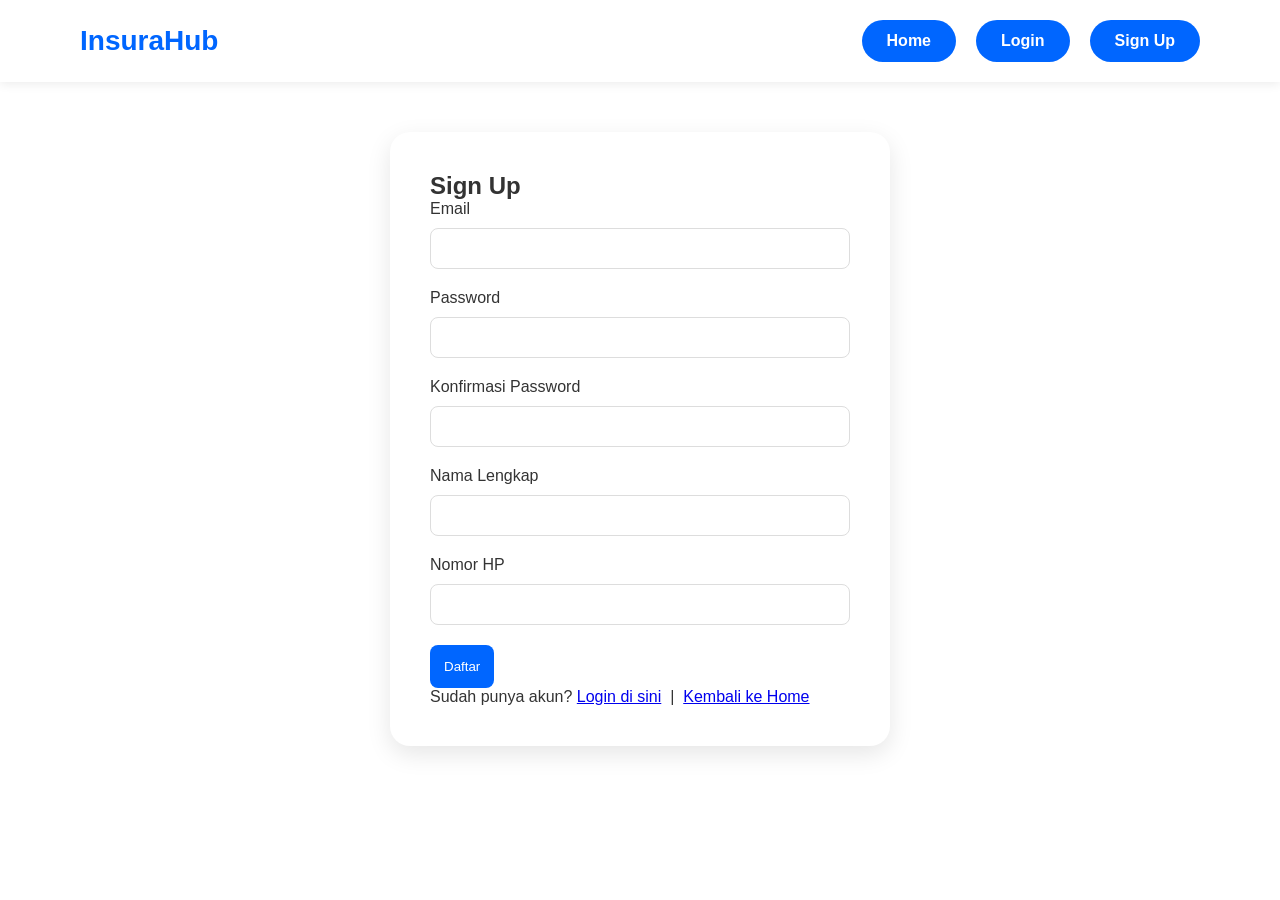
<file: signup.html>
<!DOCTYPE html>
<html>
<head>
    <title>Sign Up - InsuraHub</title>
    <link rel="stylesheet" href="css/style.css">
</head>

<body>

<header>
    <h1>InsuraHub</h1>

    <nav>
        <a href="index.html">Home</a>
        <a href="login.html">Login</a>
        <a href="signup.html">Sign Up</a>
    </nav>
</header>


<section class="form-container">

<h2>Sign Up</h2>


<form id="signupForm">


<label>Email</label>
<input type="text" id="signupEmail">


<label>Password</label>
<input type="password" id="signupPassword">


<label>Konfirmasi Password</label>
<input type="password" id="confirmPassword">


<label>Nama Lengkap</label>
<input type="text" id="fullName">


<label>Nomor HP</label>
<input type="text" id="phone">


<button type="submit">
Daftar
</button>


<p id="signupMessage"></p>


</form>

<p class="form-link">
Sudah punya akun?
<a href="login.html">Login di sini</a>
&nbsp;|&nbsp;
<a href="index.html">Kembali ke Home</a>
</p>


</section>


<script src="js/script.js"></script>

</body>
</html>
</file>
<file: css/style.css>
/* =====================
RESET
===================== */

*{
    margin:0;
    padding:0;
    box-sizing:border-box;
}


body{

    font-family:Arial, sans-serif;

    background:#ffffff;

    color:#333;

}



/* =====================
HEADER
===================== */

/* =====================
NAVBAR BARU
===================== */

header{

    width:100%;

    display:flex;

    justify-content:space-between;

    align-items:center;

    padding:20px 80px;

    background:white;

    box-shadow:0 2px 10px rgba(0,0,0,0.08);

}


header h1{

    color:#0066ff;

    font-size:28px;

}


#nav-menu{

    display:flex;

    align-items:center;

    gap:15px;

}


#nav-menu a{

    text-decoration:none;

    font-size:16px;

}


.signup-btn,
.login-btn{


    background:#0066ff;

    color:white;

    padding:10px 22px;

    border-radius:25px;

    font-weight:bold;

}


.signup-btn:hover,
.login-btn:hover{

    background:#004dcc;

}


header h1{

    color:#0066ff;

    font-size:28px;

}


nav a{

    text-decoration:none;

    color:white;

    background:#0066ff;

    padding:12px 25px;

    border-radius:25px;

    font-size:16px;

    font-weight:bold;

}


nav a:hover{

    background:#004dcc;

}


nav a:hover{

    color:#0066ff;

}



/* =====================
HERO
===================== */


.hero{

    display:flex;

    justify-content:space-between;

    align-items:center;

    padding:70px 86px;

    background:linear-gradient(
    135deg,
    #f5f9ff,
    #ffffff
    );

}



.hero-text{

    width:55%;

    text-align:left;

}



.hero-text h1{

    font-size:42px;

    color:#0057d9;

    line-height:1.2;

    margin-bottom:20px;

}



.hero-text p{

    font-size:18px;

    color:#666;

    line-height:1.7;

}



.hero-image{

    width:40%;

    text-align:center;

    position:relative;

}



.hero-image img{

    width:280px;

}



.hero-badge{

    position:absolute;

    top:20px;

    right:40px;

    background:white;

    color:#0066ff;

    padding:10px 18px;

    border-radius:20px;

    box-shadow:0 5px 15px rgba(0,0,0,0.1);

}



/* =====================
TRUSTED BANNER
===================== */


.trusted{

    padding:70px 80px;

    text-align:center;

    background:#f8fbff;

}



.trusted h2{

    font-size:32px;

    color:#0057d9;

    margin-bottom:15px;

}



.trusted-desc{

    color:#666;

    margin-bottom:40px;

}



.trusted-container{

    display:flex;

    justify-content:center;

    gap:20px;

    flex-wrap:wrap;

}



.trusted-card{

    width:200px;

    min-height:160px;

    padding:25px;

    background:white;

    border-radius:15px;

    box-shadow:0 5px 20px rgba(0,0,0,0.08);

    transition:.3s;

}



.trusted-card:hover{

    transform:translateY(-8px);

}



.trusted-card h3{

    color:#0057d9;

    font-size:17px;

    margin-bottom:15px;

}



.trusted-card p{

    color:#666;

    font-size:14px;

    line-height:1.5;

}



/* WHY INSURAHUB */

.why{

    width:100%;
    padding:80px 0;
    text-align:center;
    background:white;

}


.why h2{

    text-align:center;
    color:#0057d9;
    font-size:32px;
    margin-bottom:40px;

}



.why-container{

    width:90%;
    margin:auto;

    display:flex;
    justify-content:center;
    align-items:center;
    gap:30px;

}



.why-card{

    width:250px;

    padding:25px;

    background:white;

    border-radius:15px;

    box-shadow:0 5px 20px rgba(0,0,0,0.08);

    text-align:center;

}



.why-card h3{

    color:#0057d9;

    font-size:18px;

    margin-bottom:15px;

}



.why-card p{

    color:#666;

    line-height:1.5;

}



/* =====================
PRODUCT
===================== */


.products{

    padding:70px 80px;

    text-align:center;

}



.products h2{

    color:#0057d9;

    font-size:32px;

    margin-bottom:40px;

}



.card{

    display:inline-block;

    width:280px;

    min-height:230px;

    margin:15px;

    padding:30px;

    background:white;

    border-radius:15px;

    box-shadow:0 8px 25px rgba(0,0,0,.1);

    vertical-align:top;

}



.card:hover{

    transform:translateY(-5px);

}



.card h3{

    color:#0057d9;

    margin-bottom:15px;

}



.card p{

    color:#666;

    line-height:1.6;

    margin-bottom:20px;

}



.card a{

    text-decoration:none;

    color:#0066ff;

    font-weight:bold;

}



/* =====================
FORM
===================== */


.form-container{

    width:90%;

    max-width:500px;

    margin:50px auto;

    background:white;

    padding:40px;

    border-radius:20px;

    box-shadow:0 8px 25px rgba(0,0,0,.1);

}



input,select{

    width:100%;

    padding:12px;

    margin:10px 0 20px;

    border:1px solid #ddd;

    border-radius:8px;

}



button{

    padding:14px;

    background:#0066ff;

    color:white;

    border:none;

    border-radius:8px;

    cursor:pointer;

}



/* =====================
FLOATING OFFER
===================== */


.offer-box{

    position:fixed;

    right:30px;

    bottom:30px;

    z-index:1000;

}



.offer-btn{

    background:#0066ff;

    color:white;

    padding:15px 25px;

    border-radius:30px;

    border:none;

    box-shadow:0 5px 20px rgba(0,0,0,.2);

}



.offer-menu{

    position:absolute;

    bottom:65px;

    right:0;

    width:180px;

    background:white;

    padding:15px;

    border-radius:15px;

    box-shadow:0 5px 20px rgba(0,0,0,.15);

    opacity:0;

    transform:translateY(20px);

    pointer-events:none;

    transition:.3s;

}



.offer-menu a{

    display:block;

    padding:12px;

    text-decoration:none;

    color:#333;

}



.offer-box:hover .offer-menu{

    opacity:1;

    transform:translateY(0);

    pointer-events:auto;

}



/* =====================
FOOTER
===================== */


footer{

    background:#0066ff;

    color:white;

    text-align:center;

    padding:20px;

    margin-top:50px;

}



/* =====================
RESPONSIVE
===================== */


@media(max-width:768px){

header{

    flex-direction:column;

    padding:20px;

}


.hero{

    flex-direction:column;

    padding:40px 20px;

}


.hero-text,
.hero-image{

    width:100%;

}


.hero-image img{

    width:250px;

}

}

/* FIX WHY SECTION */

section.why{
    width:100%;
    display:block;
    text-align:center;
    padding:80px 0;
}


section.why h2{
    display:block;
    width:100%;
    text-align:center;
    color:#0057d9;
    font-size:32px;
    margin-bottom:40px;
}


.why-container{
    width:100%;
    display:flex;
    justify-content:center;
    align-items:center;
    gap:30px;
}


.why-card{
    width:250px;
    padding:25px;
    text-align:center;
}

/* =====================
   STATS SECTION
===================== */

.stats{
    padding:60px 80px;
    text-align:center;
}


.stats h2{
    color:#0057d9;
    font-size:32px;
    margin-bottom:40px;
}


.stats-container{

    display:flex;
    justify-content:center;
    gap:25px;
    flex-wrap:wrap;

}


.stat-card{

    background:white;
    width:200px;
    padding:30px 20px;
    border-radius:15px;
    box-shadow:0 5px 15px rgba(0,0,0,0.1);

}


.stat-card h3{

    font-size:35px;
    color:#0057d9;
    margin-bottom:10px;

}


.stat-card p{

    color:#666;
    font-size:16px;

}

/* =====================
   TESTIMONIAL
===================== */


.testimonial{

padding:70px 80px;
text-align:center;

}


.testimonial h2{

color:#0057d9;
font-size:32px;
margin-bottom:15px;

}


.testimonial-desc{

color:#666;
margin-bottom:40px;

}



.testimonial-container{

display:flex;
justify-content:center;
gap:25px;
flex-wrap:wrap;

}



.testimonial-card{

background:white;
width:280px;
padding:30px;

border-radius:15px;

box-shadow:0 5px 15px rgba(0,0,0,0.1);

text-align:left;

}



.testimonial-card p{

font-style:italic;
color:#555;
line-height:1.6;

}



.testimonial-card h4{

color:#0057d9;
margin-bottom:5px;

}



.testimonial-card span{

font-size:14px;
color:#777;

}

/* =========================
   DETAIL ASURANSI PAGE
========================= */


.detail-hero{

padding:80px 100px;
text-align:center;

background:#f5f9ff;

}


.detail-hero h2{

font-size:36px;
color:#0057d9;
margin-bottom:20px;

}


.detail-hero p{

max-width:700px;
margin:auto;
font-size:18px;
color:#555;
line-height:1.6;

}


.detail-hero button,
.buy-now button{

margin-top:30px;
padding:12px 35px;

background:#0057d9;
color:white;

border:none;
border-radius:8px;

font-size:16px;
cursor:pointer;

}



.detail-section{

padding:60px 80px;

text-align:center;

}



.detail-section h2{

color:#0057d9;
font-size:30px;
margin-bottom:35px;

}




.detail-container{

display:flex;
justify-content:center;
gap:25px;
flex-wrap:wrap;

}



.detail-card{

width:280px;

background:white;

padding:30px;

border-radius:15px;

box-shadow:0 5px 15px rgba(0,0,0,0.1);

}



.detail-card h3{

color:#0057d9;

}



.detail-card p{

color:#666;
line-height:1.6;

}





.benefit-box{

max-width:700px;

margin:auto;

background:white;

padding:35px;

border-radius:15px;

box-shadow:0 5px 15px rgba(0,0,0,0.1);

text-align:left;

}



.benefit-box li{

margin-bottom:15px;

color:#555;

}





.buy-now{

padding:70px;

text-align:center;

background:#f5f9ff;

}


.buy-now h2{

color:#0057d9;

}

.buy-form{
    width: 450px;
    margin: 50px auto;
    padding: 30px;
    background: white;
    border-radius: 15px;
    box-shadow: 0 5px 20px rgba(0,0,0,0.1);
}


.buy-form h2{
    text-align:center;
    color:#1557b0;
}


.buy-form p{
    text-align:center;
    margin-bottom:20px;
}


.buy-form label{
    display:block;
    margin-top:15px;
    font-weight:bold;
}


.buy-form input,
.buy-form select{

    width:100%;
    padding:10px;
    margin-top:5px;
    border-radius:8px;
    border:1px solid #ccc;

}


.buy-form button{

    margin-top:25px;
    width:100%;
    padding:12px;
    background:#0d6efd;
    color:white;
    border:none;
    border-radius:8px;
    cursor:pointer;

}


.buy-form button:hover{

    background:#084298;

}


#hasilPremi{

    margin-top:25px;
    text-align:center;

}

/* Perbaikan metode pembayaran */
.payment-method {
    display: flex;
    flex-direction: column;
    gap: 15px;
    margin-top: 15px;
}

.payment-method label {
    display: flex;
    align-items: center;
    gap: 10px;
    font-size: 16px;
}

.payment-method input[type="radio"] {
    width: 18px;
    height: 18px;
    margin: 0;
}

/* PEMBAYARAN */

.payment-container{

min-height:80vh;
display:flex;
justify-content:center;
align-items:center;
padding:40px;

}


.payment-card{

width:600px;
background:white;
border-radius:20px;
box-shadow:0 10px 30px rgba(0,0,0,0.15);
overflow:hidden;

}



.payment-banner{

background:#0057d9;
color:white;
padding:35px;
text-align:center;

}


.payment-banner h1{

margin-bottom:10px;
font-size:30px;

}



.payment-banner p{

font-size:16px;

}



.payment-content{

padding:35px;

}


.payment-content h2{

text-align:center;
margin-bottom:25px;

}



.payment-info{

background:#f5f8ff;
padding:20px;
border-radius:12px;

}



.payment-info p{

display:flex;
justify-content:space-between;
margin:12px 0;

}



.kode-box{

margin-top:25px;
background:#eef5ff;
border-radius:15px;
padding:25px;
text-align:center;
font-size:22px;
font-weight:bold;

}



.cara-box{

margin-top:20px;
background:#fafafa;
border-radius:15px;
padding:20px;
line-height:1.7;

}



.btn-bayar{

width:100%;
background:#0057d9;
color:white;
border:none;
padding:15px;
margin-top:25px;
border-radius:10px;
font-size:16px;
cursor:pointer;

}



.btn-kembali{

display:block;
text-align:center;
margin-top:15px;
color:#0057d9;

}

.qris-box{
    text-align:center;
    margin:20px 0;
}


.qris-box img{
    width:250px;
    height:250px;
    object-fit:contain;
    border:10px solid white;
    box-shadow:0 5px 15px rgba(0,0,0,0.15);
}

.payment-container{

display:flex;
justify-content:center;
padding:60px 20px;

}



.payment-card{

width:600px;
background:white;
border-radius:20px;
box-shadow:0 10px 30px rgba(0,0,0,0.1);
overflow:hidden;

}



.payment-banner{

background:#1769e8;
color:white;
padding:35px;
text-align:center;

}



.payment-banner h2{

font-size:28px;

}



.payment-content{

padding:35px;

}



.detail-payment p{

display:flex;
justify-content:space-between;
font-size:18px;

}



.payment-content button{

width:100%;
padding:15px;
background:#1769e8;
color:white;
border:none;
border-radius:10px;
font-size:18px;
cursor:pointer;

}



.payment-content a{

display:block;
text-align:center;
margin-top:20px;

}



.qris-img{

display:block;
width:220px;
margin:20px auto;

}



.cara-bayar{

background:#edf5ff;
padding:20px;
border-radius:15px;
margin:20px 0;

}



.cara-bayar li{

margin:10px;

}



.kode{

font-size:32px;
font-weight:bold;
text-align:center;
letter-spacing:5px;
margin:20px;

}

.qris-img{
    width:250px;
    height:250px;
    object-fit:contain;
    display:block;
    margin:20px auto;
}

.payment-container{
    display:flex;
    justify-content:center;
    align-items:center;
    min-height:90vh;
}


.payment-card{
    width:550px;
    background:white;
    border-radius:20px;
    box-shadow:0 10px 30px rgba(0,0,0,0.15);
    overflow:hidden;
}


.payment-banner{
    background:#0759d8;
    color:white;
    text-align:center;
    padding:30px;
}


.payment-banner h2{
    font-size:28px;
    margin-bottom:10px;
}


.payment-content{
    padding:35px;
}


.detail-payment p{
    display:flex;
    justify-content:space-between;
    font-size:18px;
}


.qris-img{
    display:block;
    width:250px;
    height:250px;
    object-fit:contain;
    margin:20px auto;
}


.cara-bayar{
    background:#eef6ff;
    padding:20px;
    border-radius:15px;
}


.payment-content button{
    width:100%;
    padding:15px;
    margin-top:25px;
    border:none;
    border-radius:10px;
    background:#0759d8;
    color:white;
    font-size:18px;
}

nav{
    display:flex;
    align-items:center;
    gap:20px;
}


#user-area{
    display:flex;
    align-items:center;
    gap:20px;
}


#user-area button{
    background:#0066ff;
    color:white;
    border:none;
    padding:10px 20px;
    border-radius:8px;
    cursor:pointer;
}


#user-area a{
    text-decoration:none;
}

/* =====================
HISTORY CARD
===================== */

.history-card{
    background:#f8f9fb;
    border:1px solid #e0e4ea;
    border-radius:10px;
    padding:16px 20px;
    margin-bottom:12px;
    text-align:left;
}

.history-card p{
    margin:4px 0;
}
</file>
